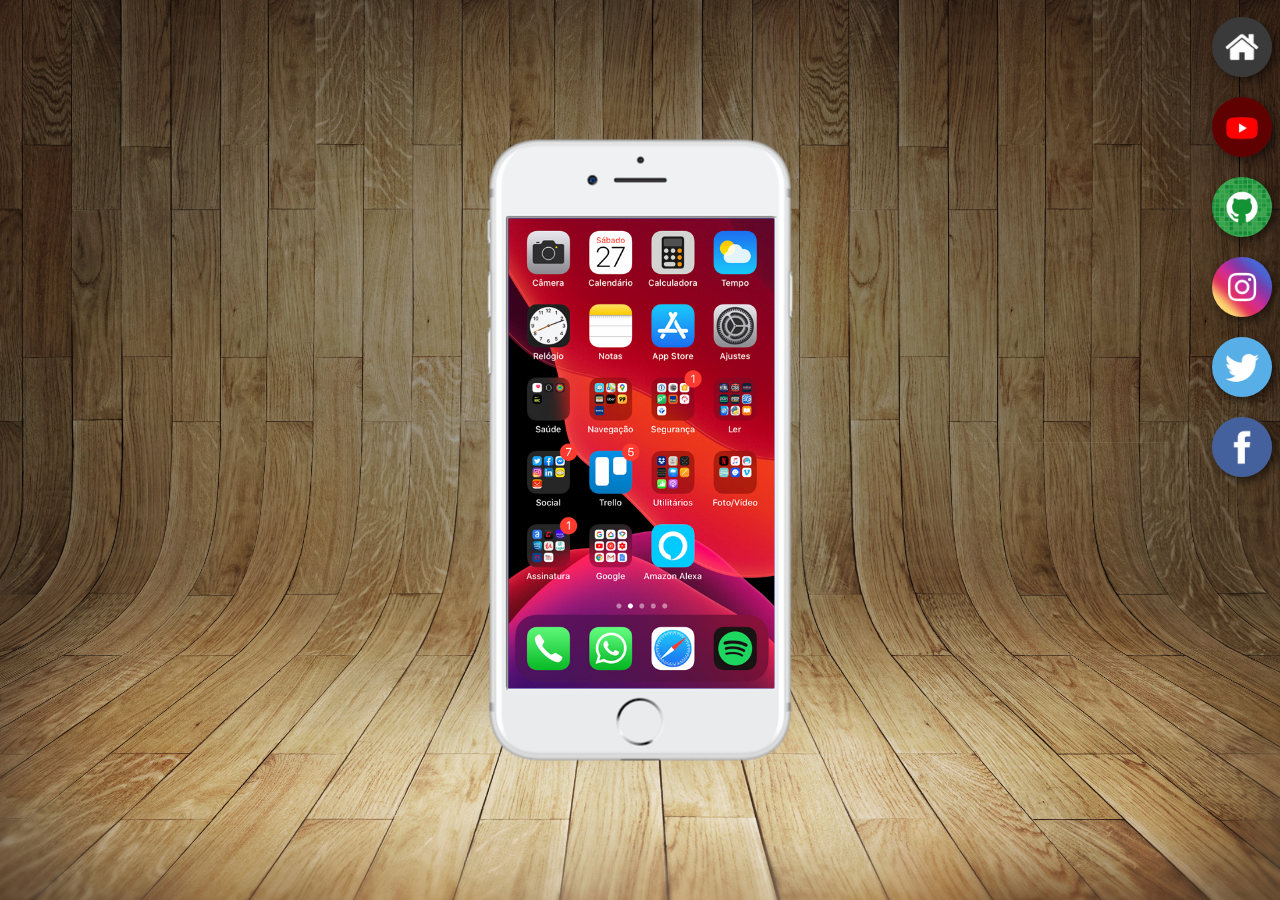
<file: index.html>
<!DOCTYPE html>
<html lang="pt-br">
<head>
    <meta charset="UTF-8">
    <meta http-equiv="X-UA-Compatible" content="IE=edge">
    <meta name="viewport" content="width=device-width, initial-scale=1.0">
    <title>Redes Sociais</title>
    <link rel="shortcut icon" href="favicon.ico" type="image/x-icon">
    <link rel="stylesheet" href="estilos/style.css">
</head>
<body>
    <main>
        <section id="section-phone">
                     <iframe scrolling="yes" name="frame" src="home.html" frameborder="1">
                        <p>Seu navegador não é compatível com isso :(</p>
                     </iframe>            
        </section>
        <section id="redes-sociais">
                    <a href="home.html" target="frame">
                        <img src="imagens/logo-home.jpg" alt="">
                    </a>
                    <br>
                    <a href="pags/ytb.html" target="frame">
                        <img src="imagens/logo-youtube.jpg" alt="">
                    </a>
                    <br>
                    <a href="pags/git.html" target="frame">
                        <img src="imagens/logo-github.jpg" alt="">
                    </a>
                    <br>
                    <a href="pags/insta.html" target="frame">
                        <img src="imagens/logo-instagram.jpg" alt="">
                    </a>
                    <br>
                    <a href="pags/twt.html" target="frame">
                        <img src="imagens/logo-twitter.jpg" alt="">
                    </a>
                    <br>
                    <a href="pags/face.html" target="frame">
                        <img src="imagens/logo-facebook.jpg" alt="">
                    </a>
        </section>
    </main>
</body>
</html>
</file>
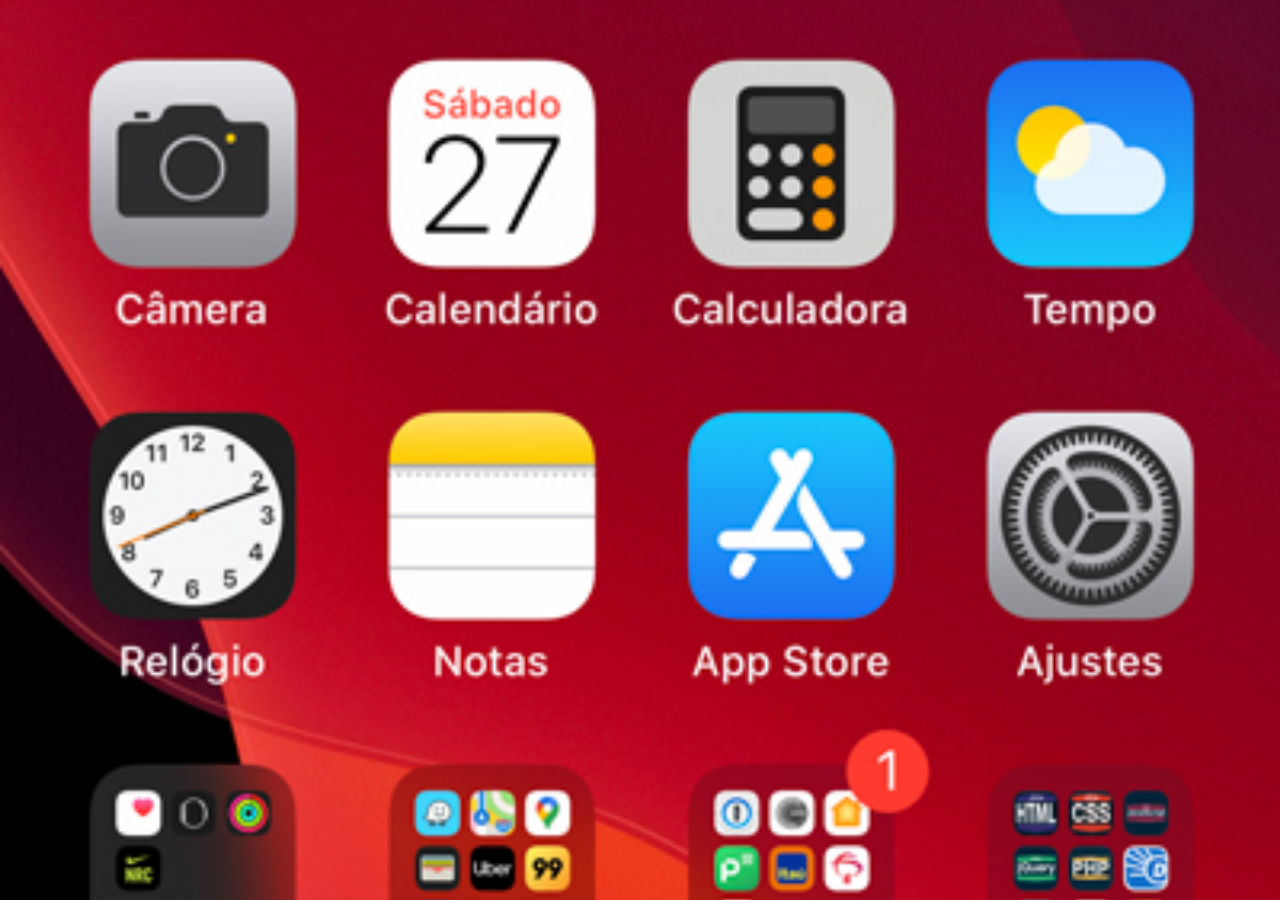
<file: home.html>
<!DOCTYPE html>
<html lang="en">
<head>
    <meta charset="UTF-8">
    <meta http-equiv="X-UA-Compatible" content="IE=edge">
    <meta name="viewport" content="width=im, initial-scale=1.0">
    <title>Home</title>
    <style>
        * {
            margin: 0px;
            padding: 0px;
        }

        body {
            height: 100vh;
            width: 100vw;

            background: blue url(imagens/tela-home.jpg)top center no-repeat scroll;
            background-size: cover;
        }
    </style>
</head>
<body>
    
</body>
</html>
</file>
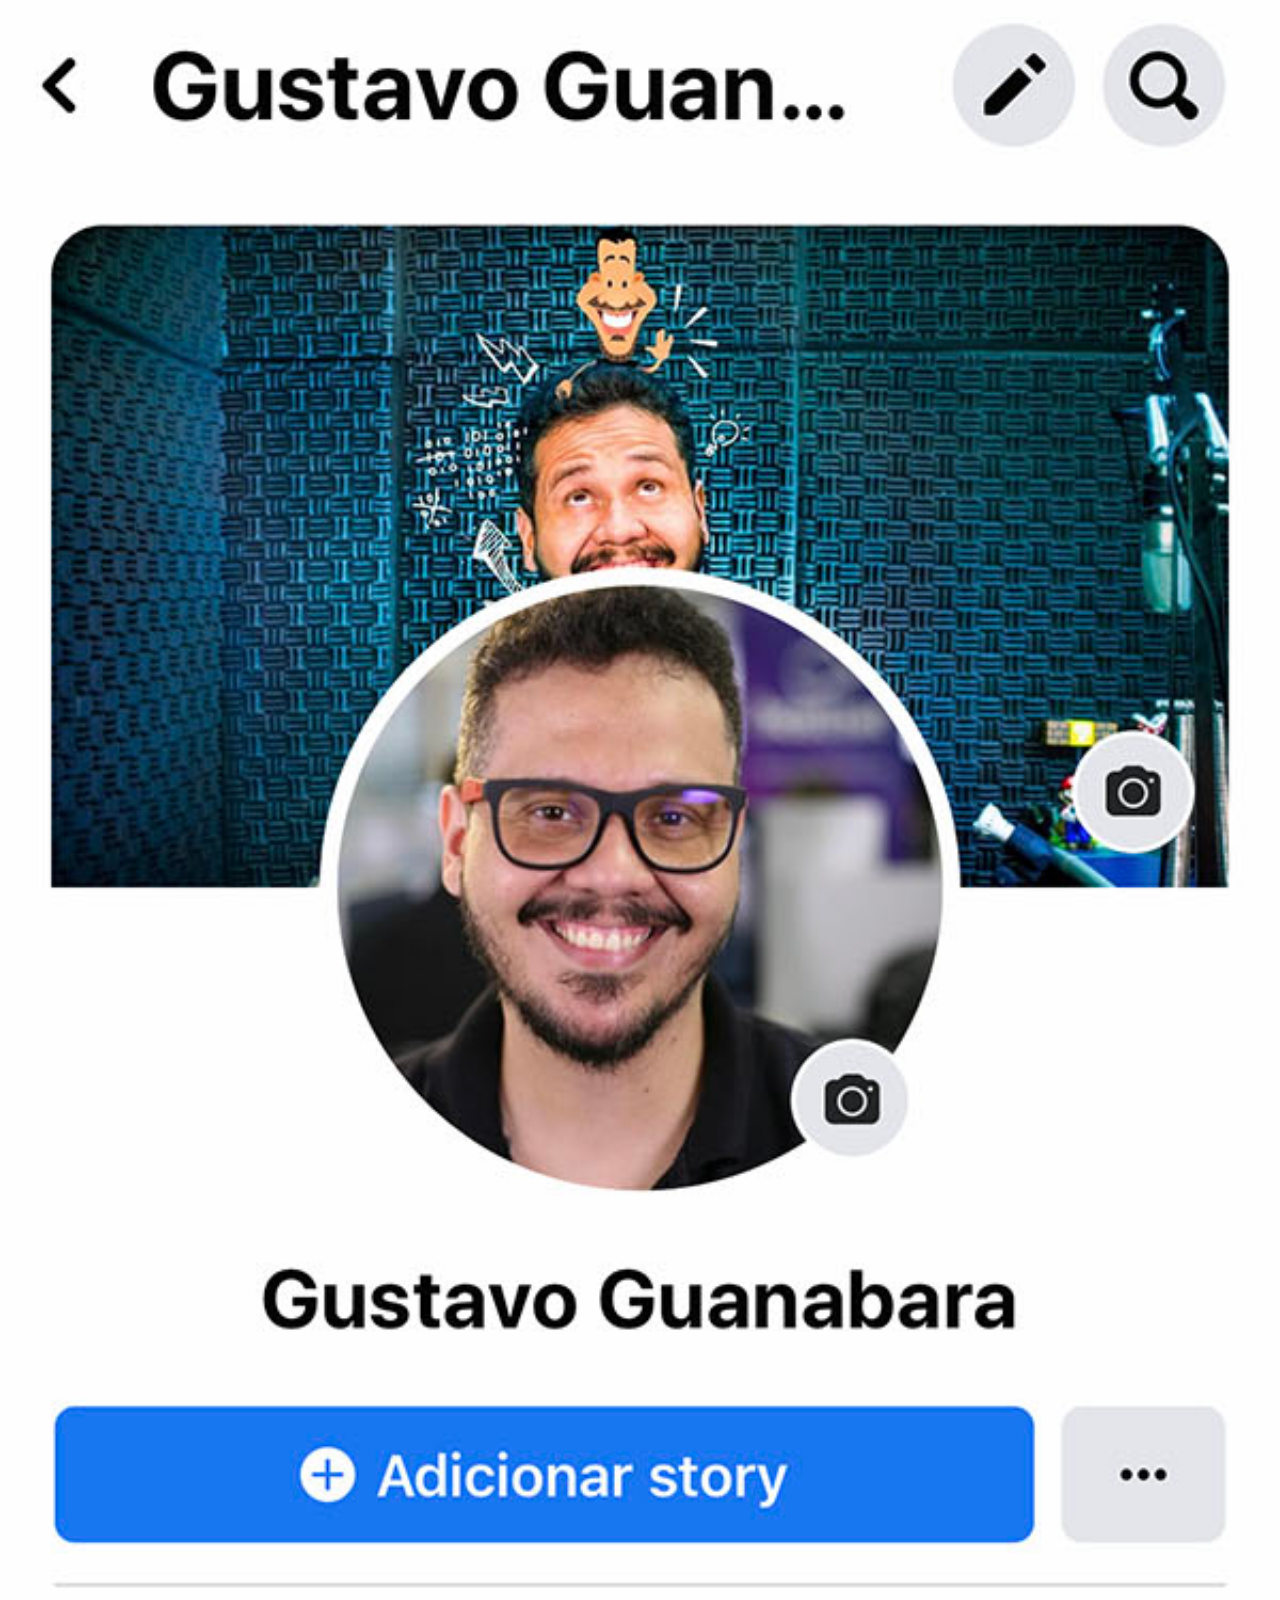
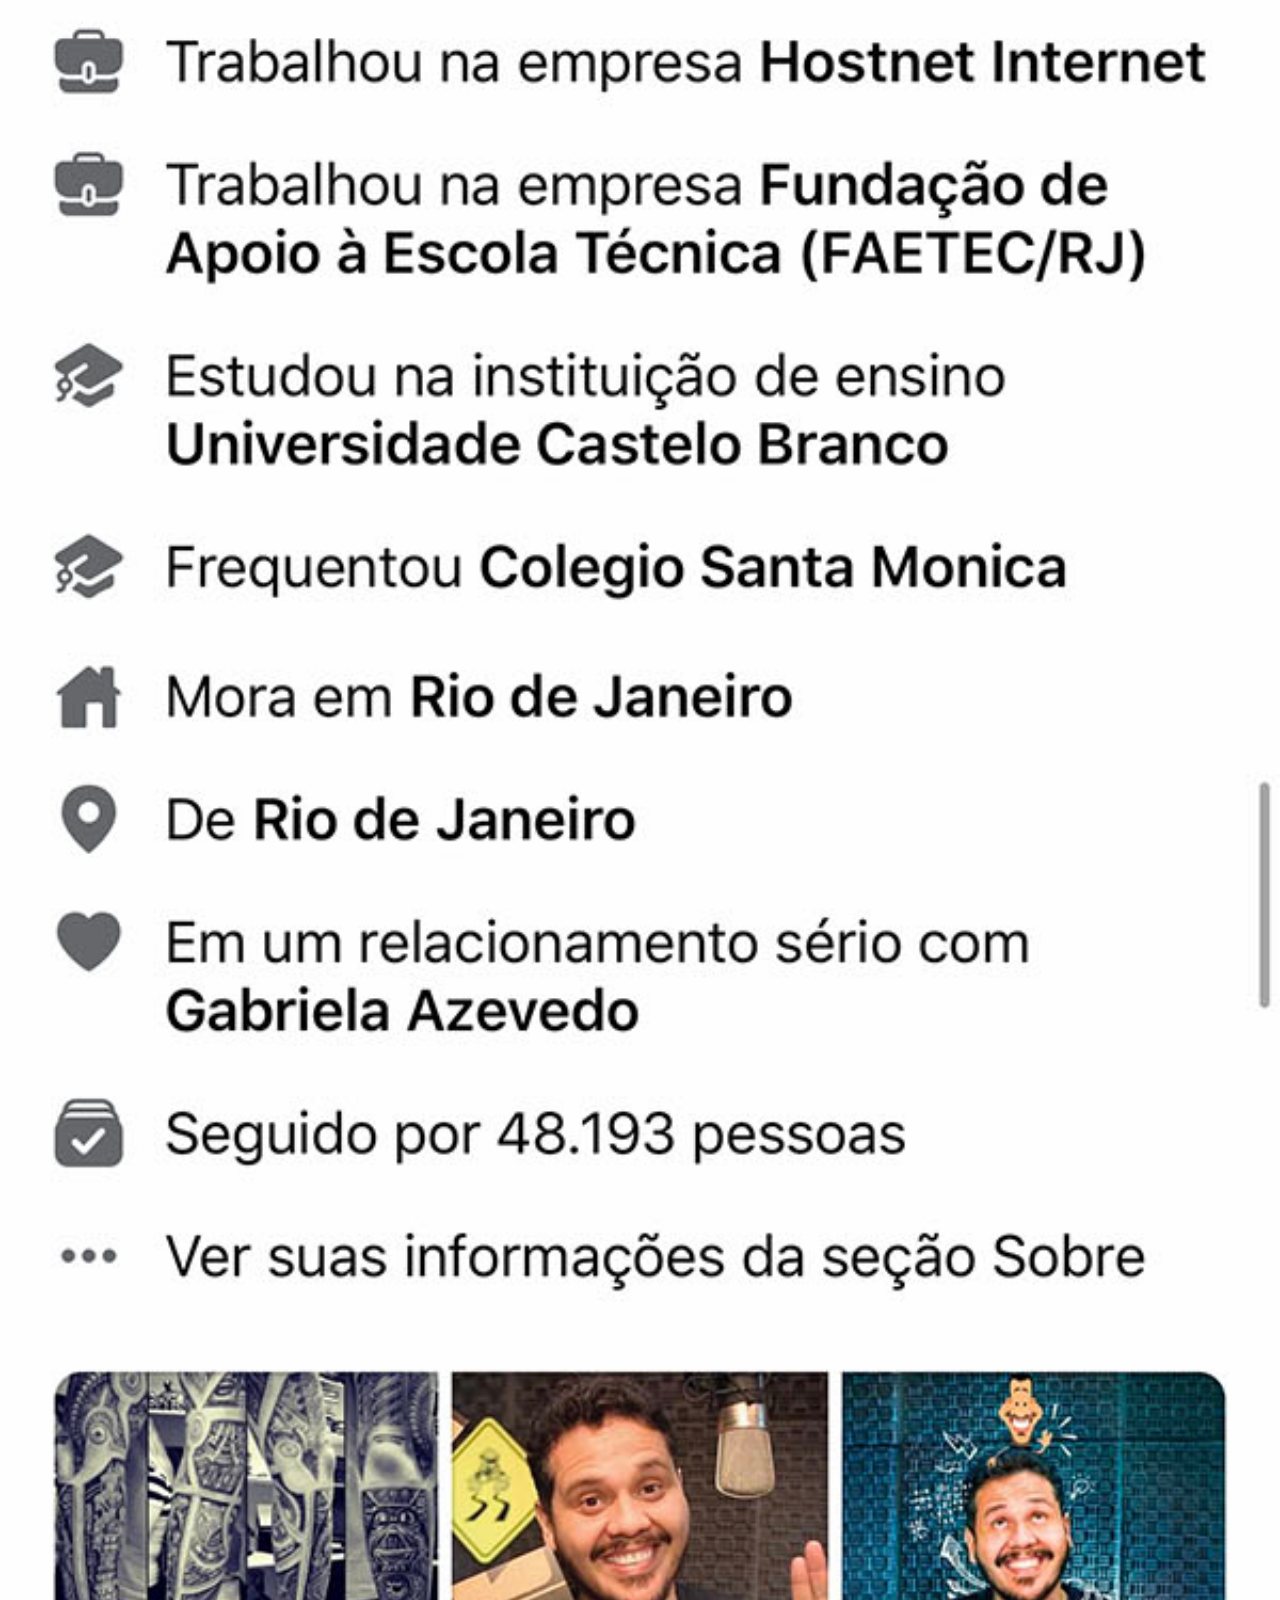
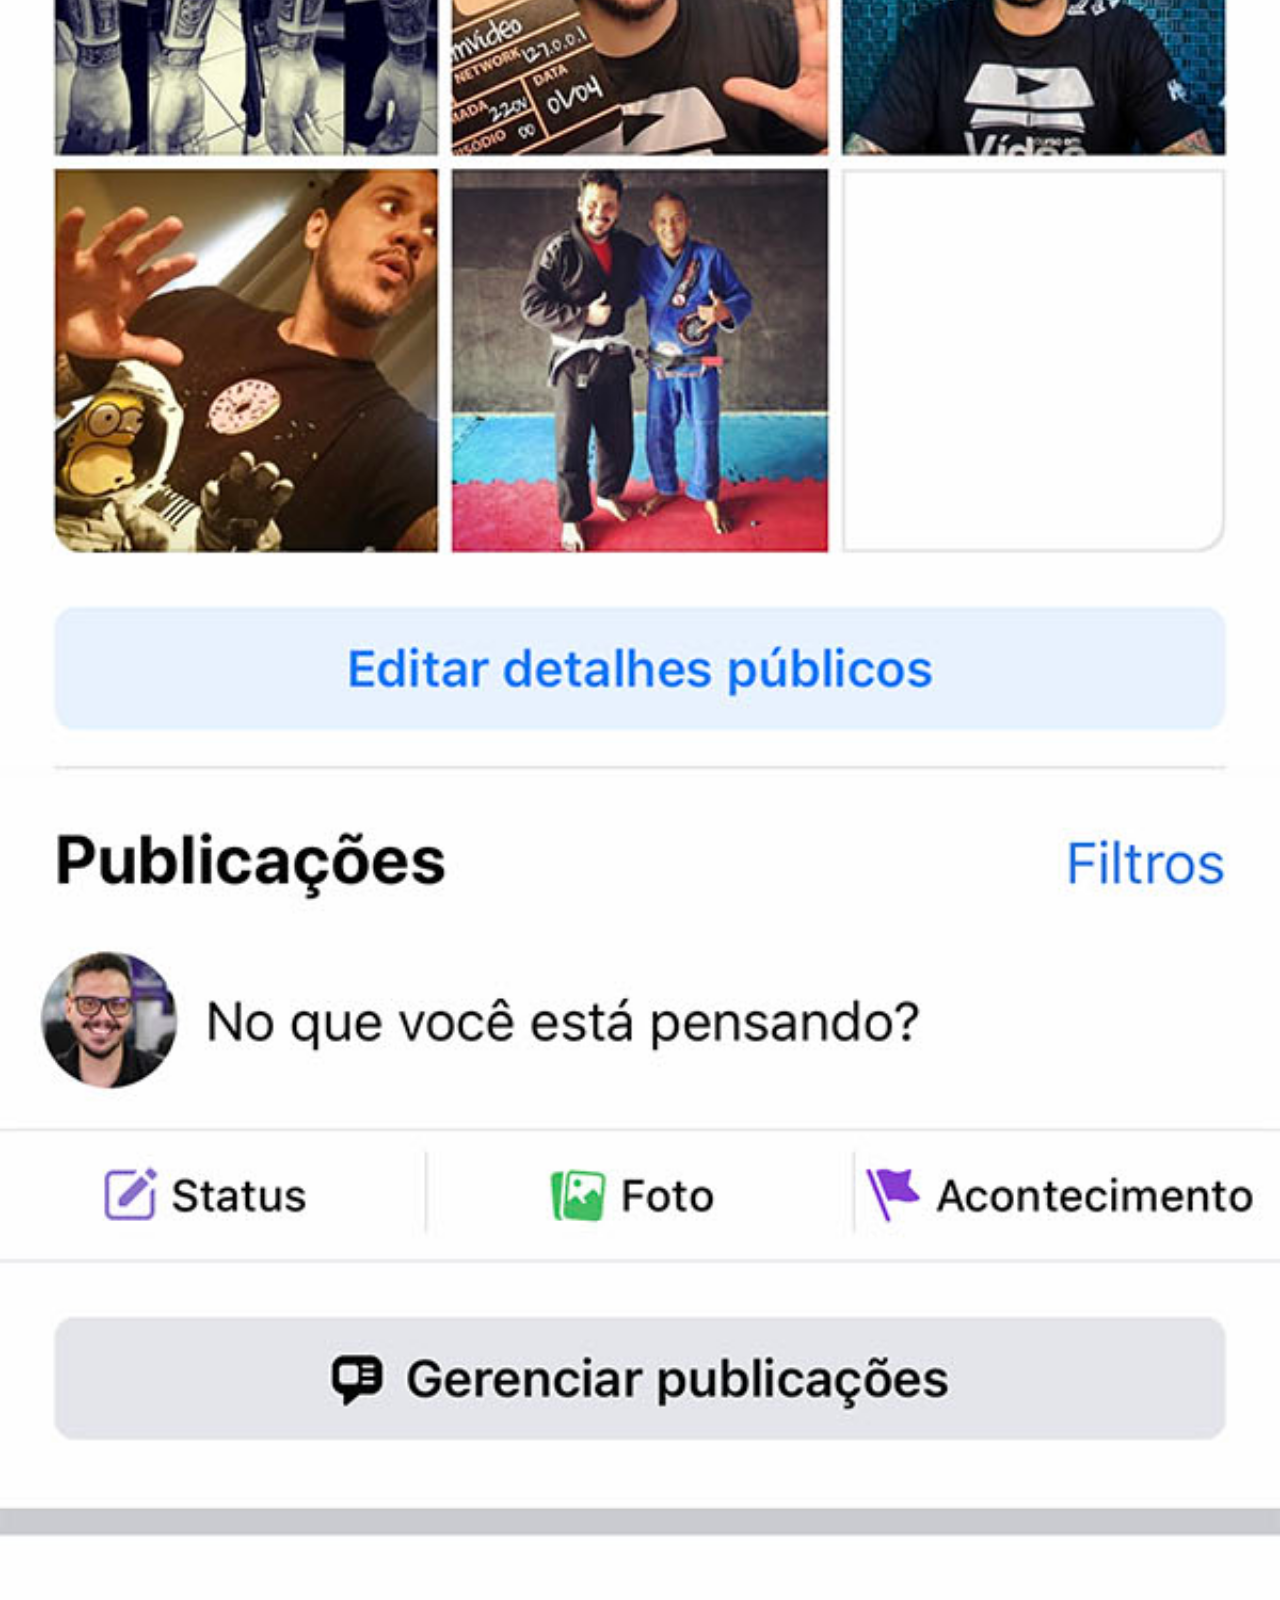
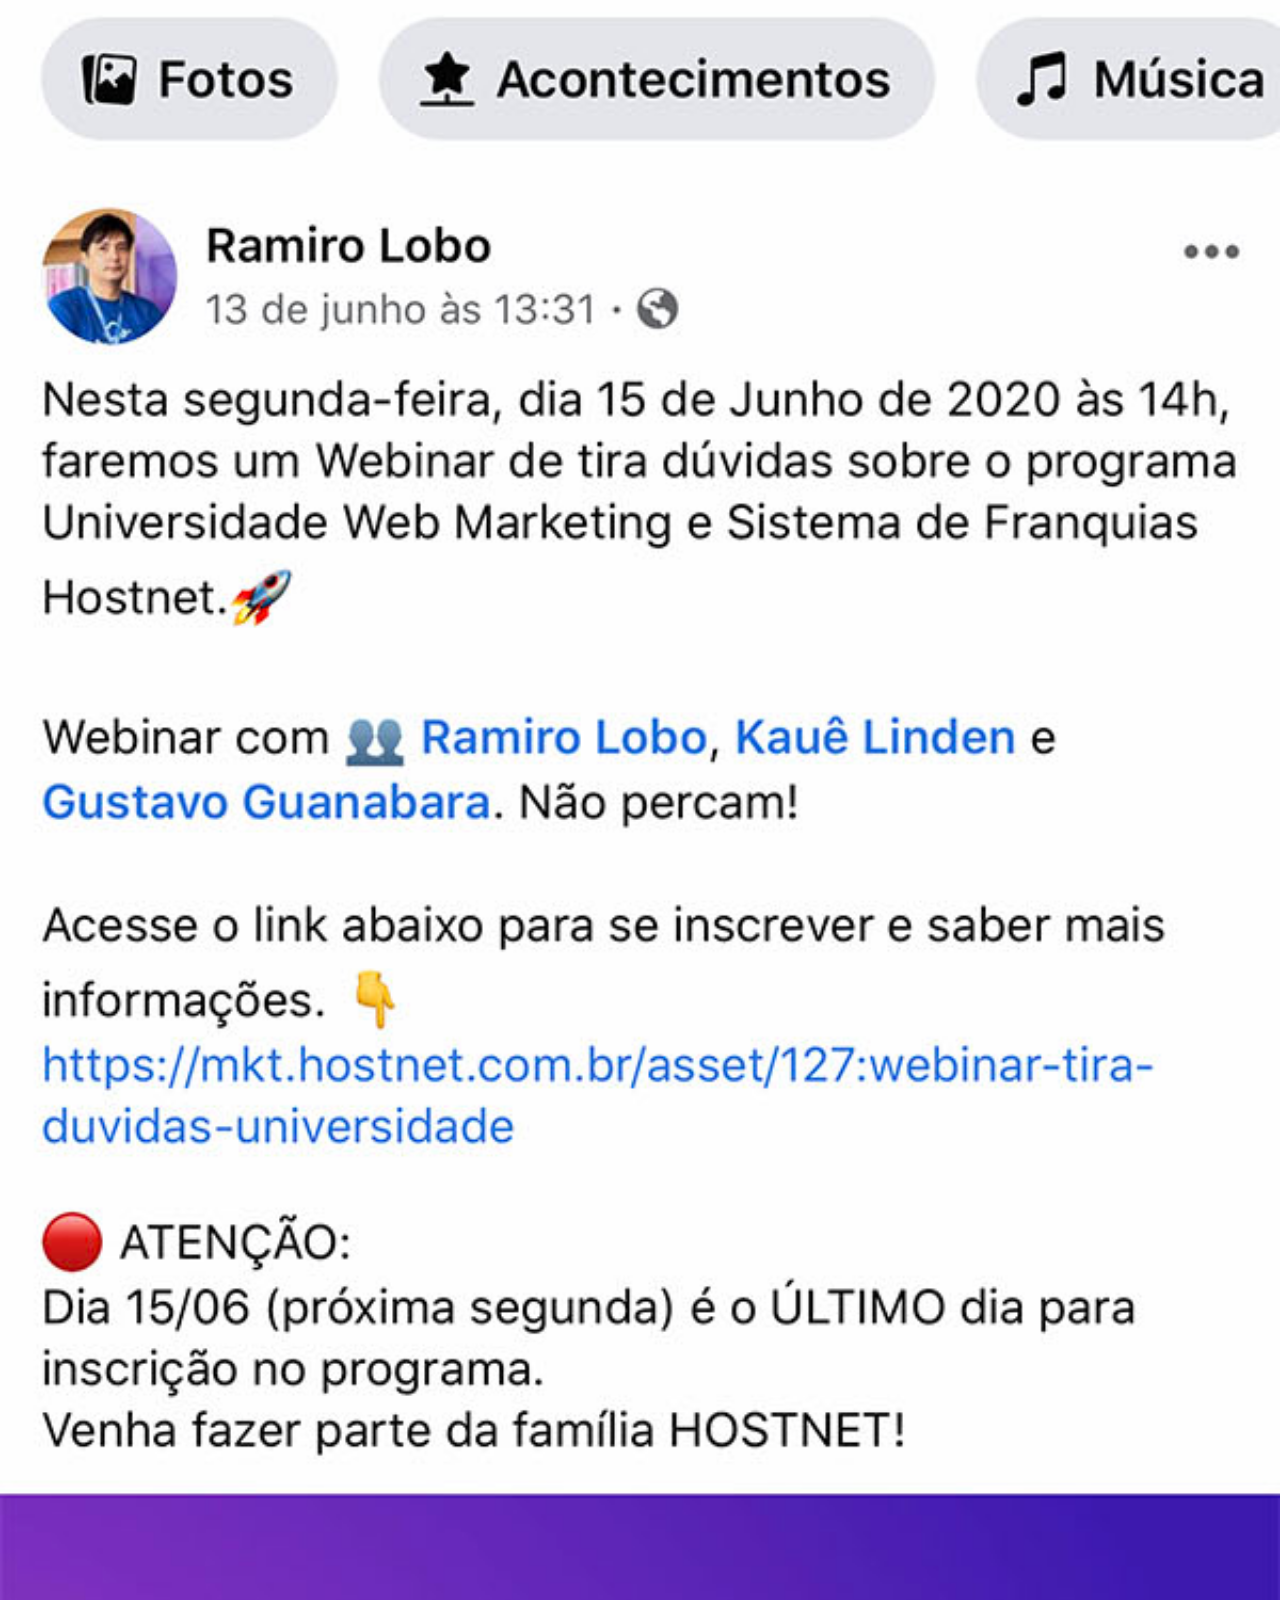
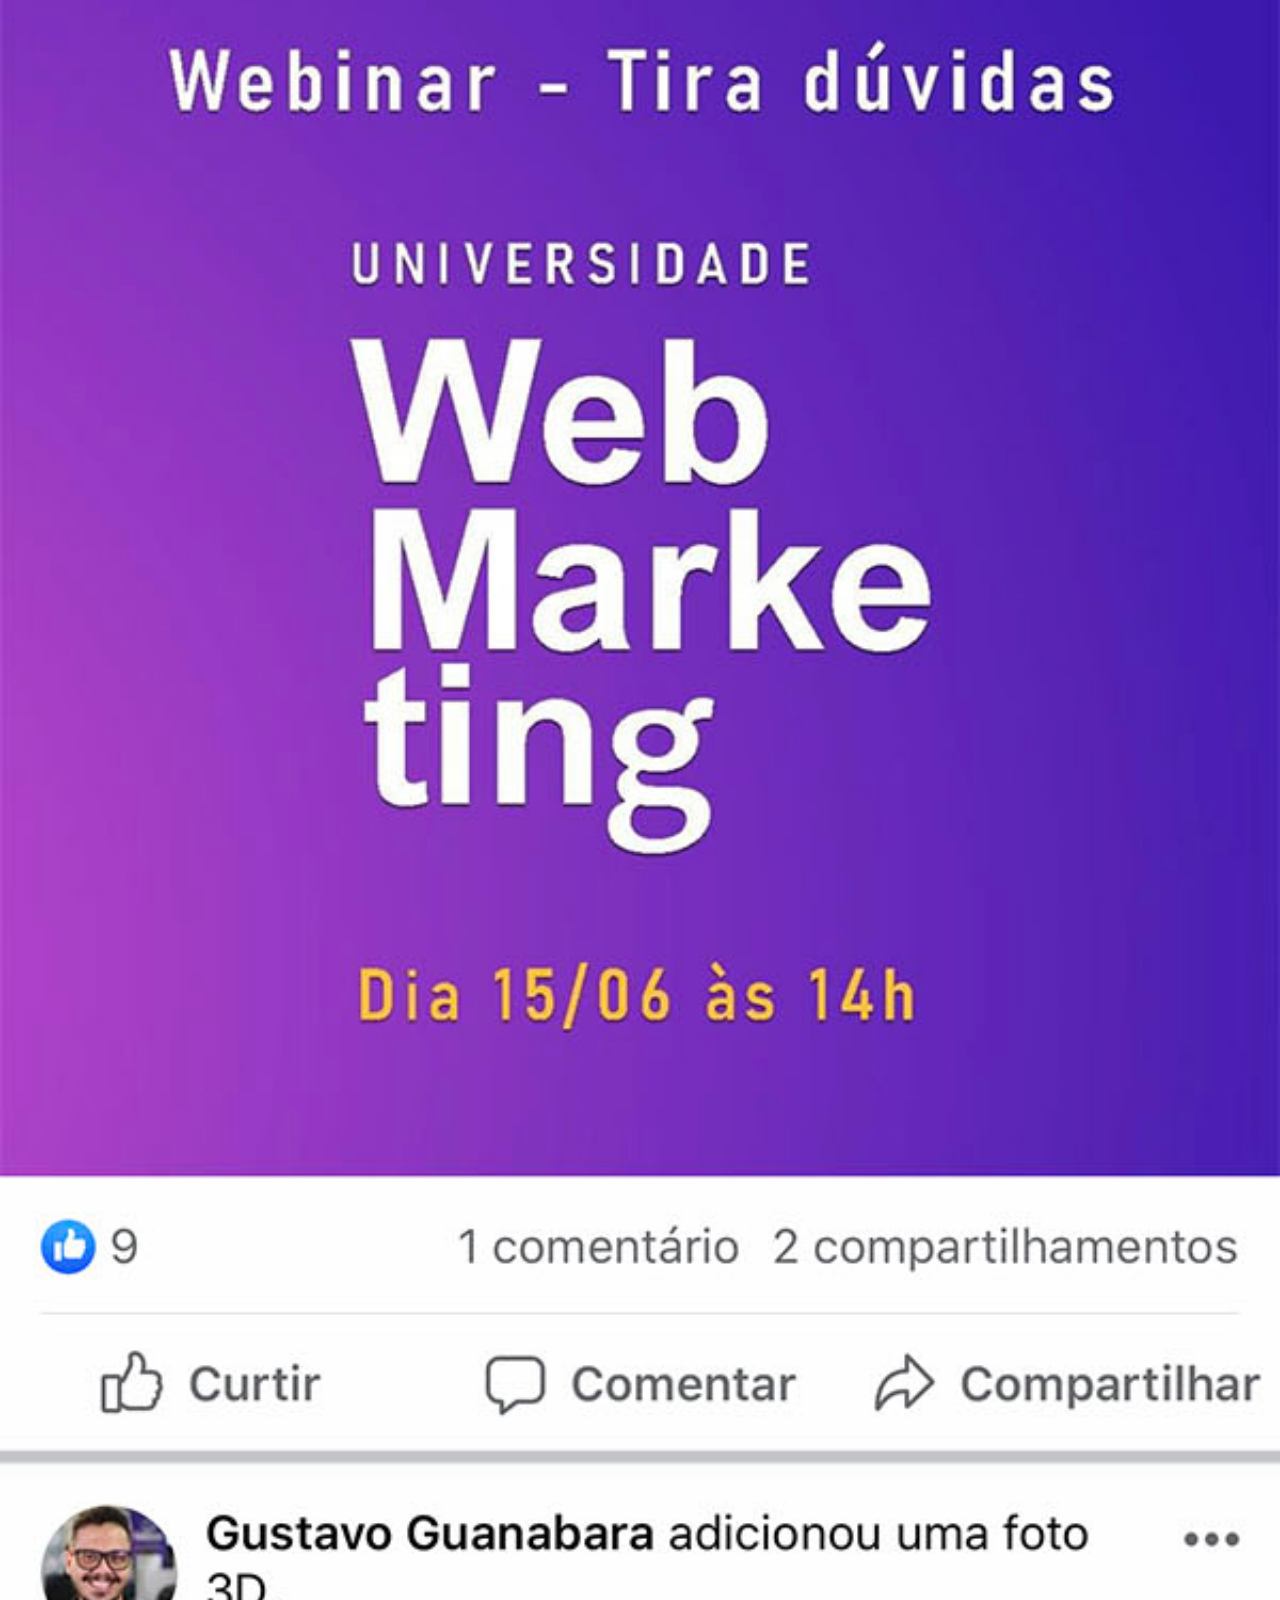
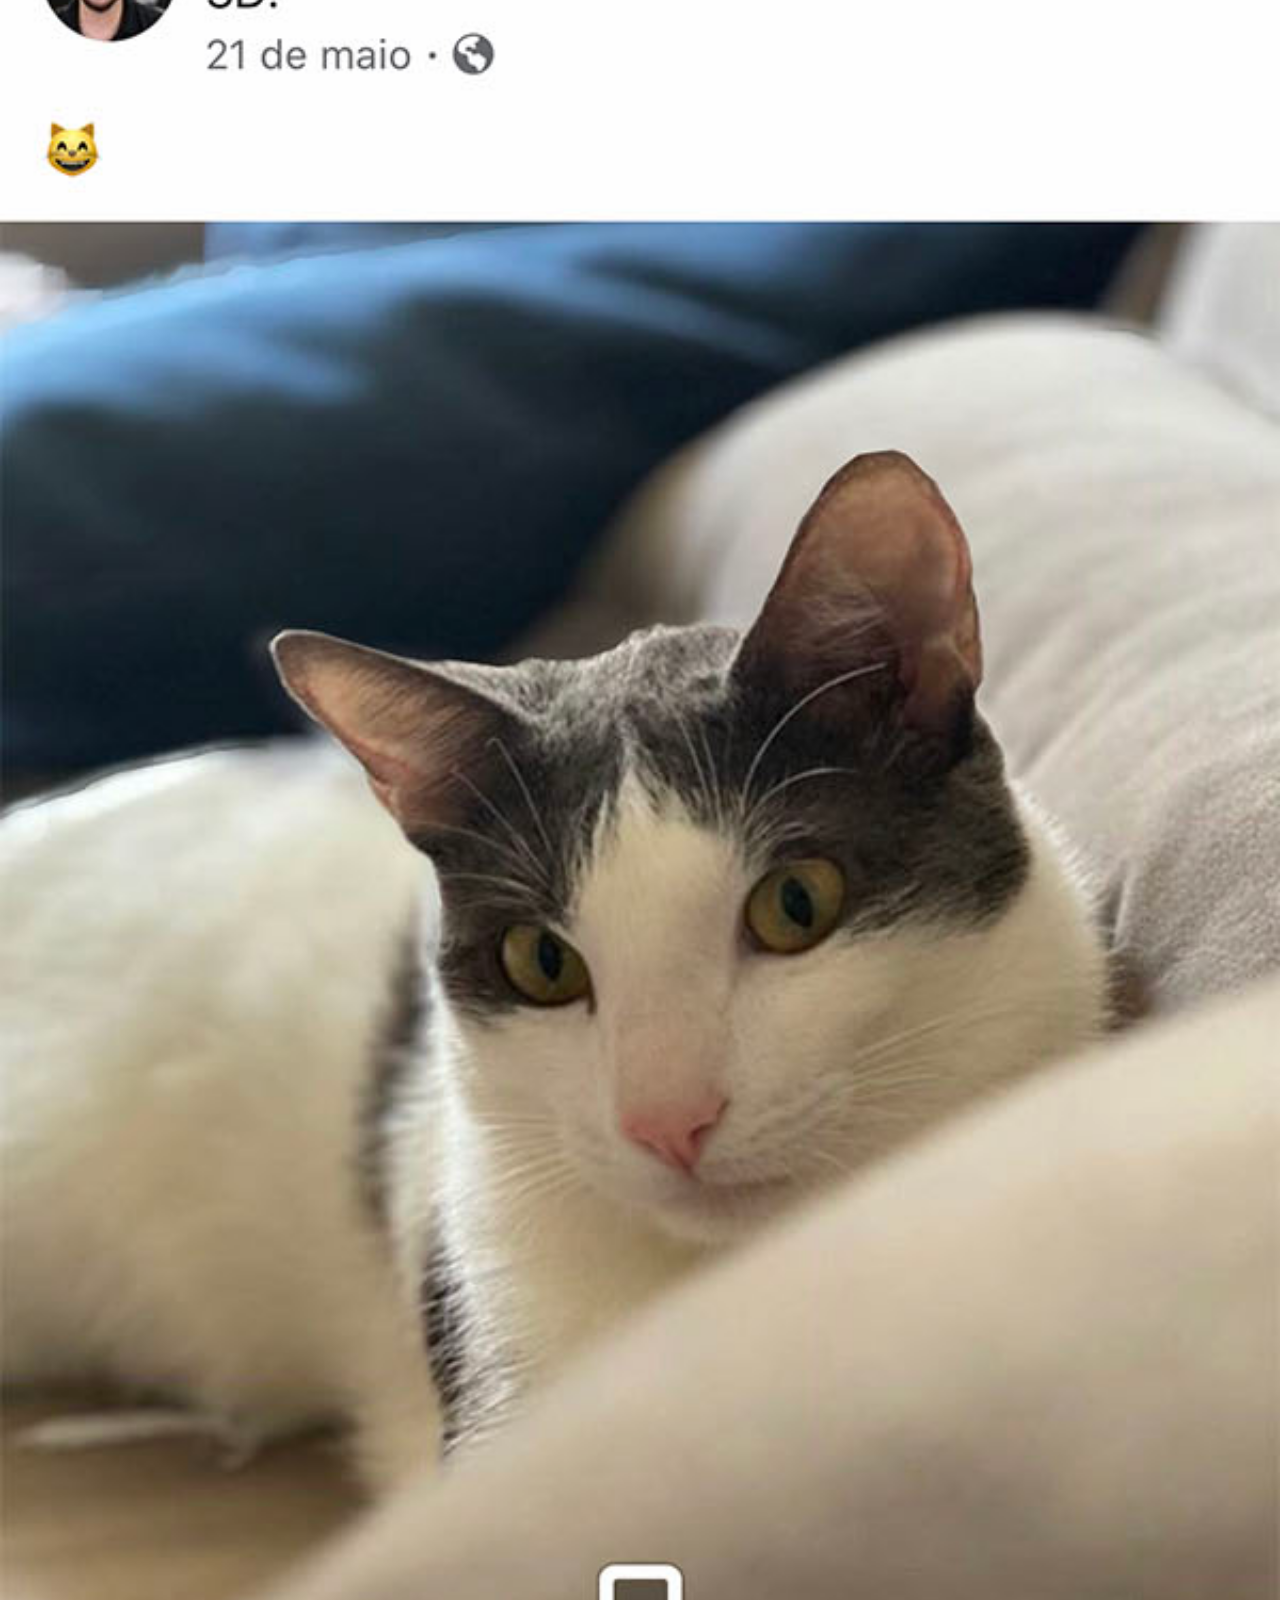
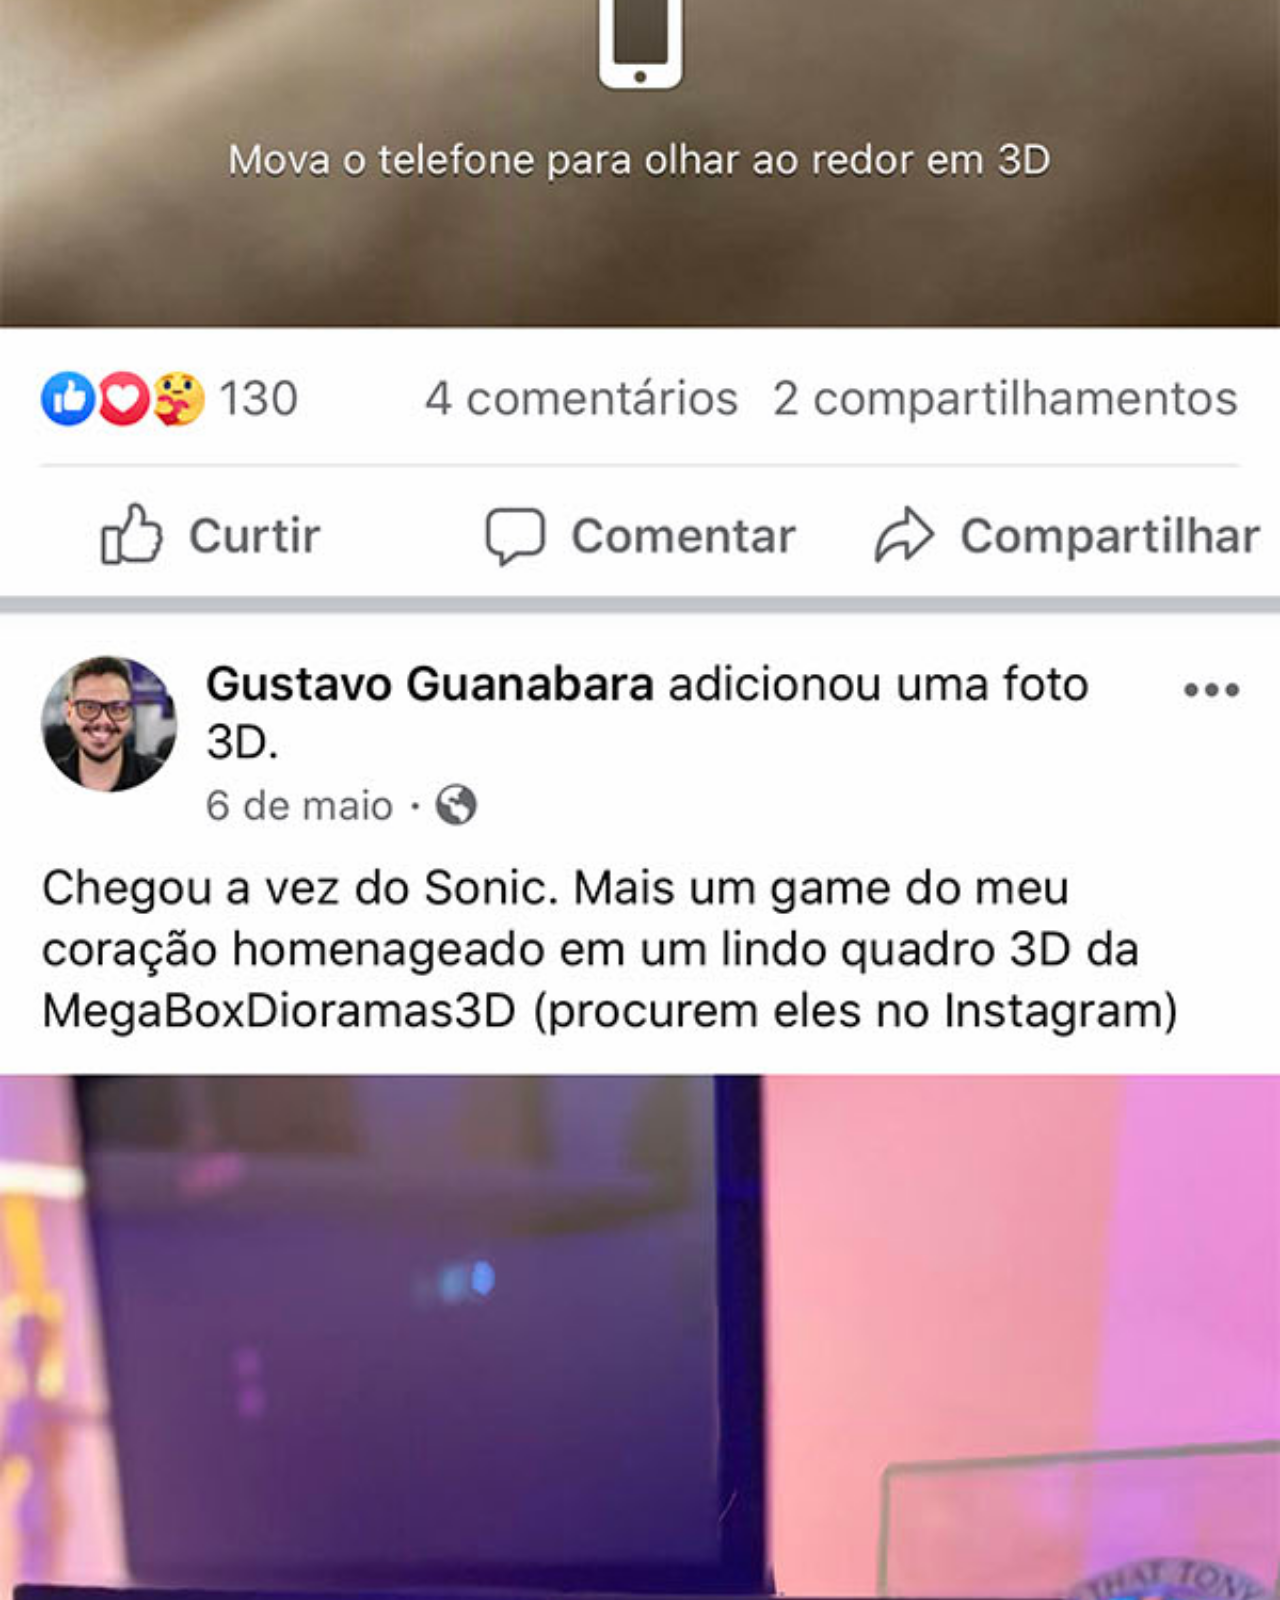
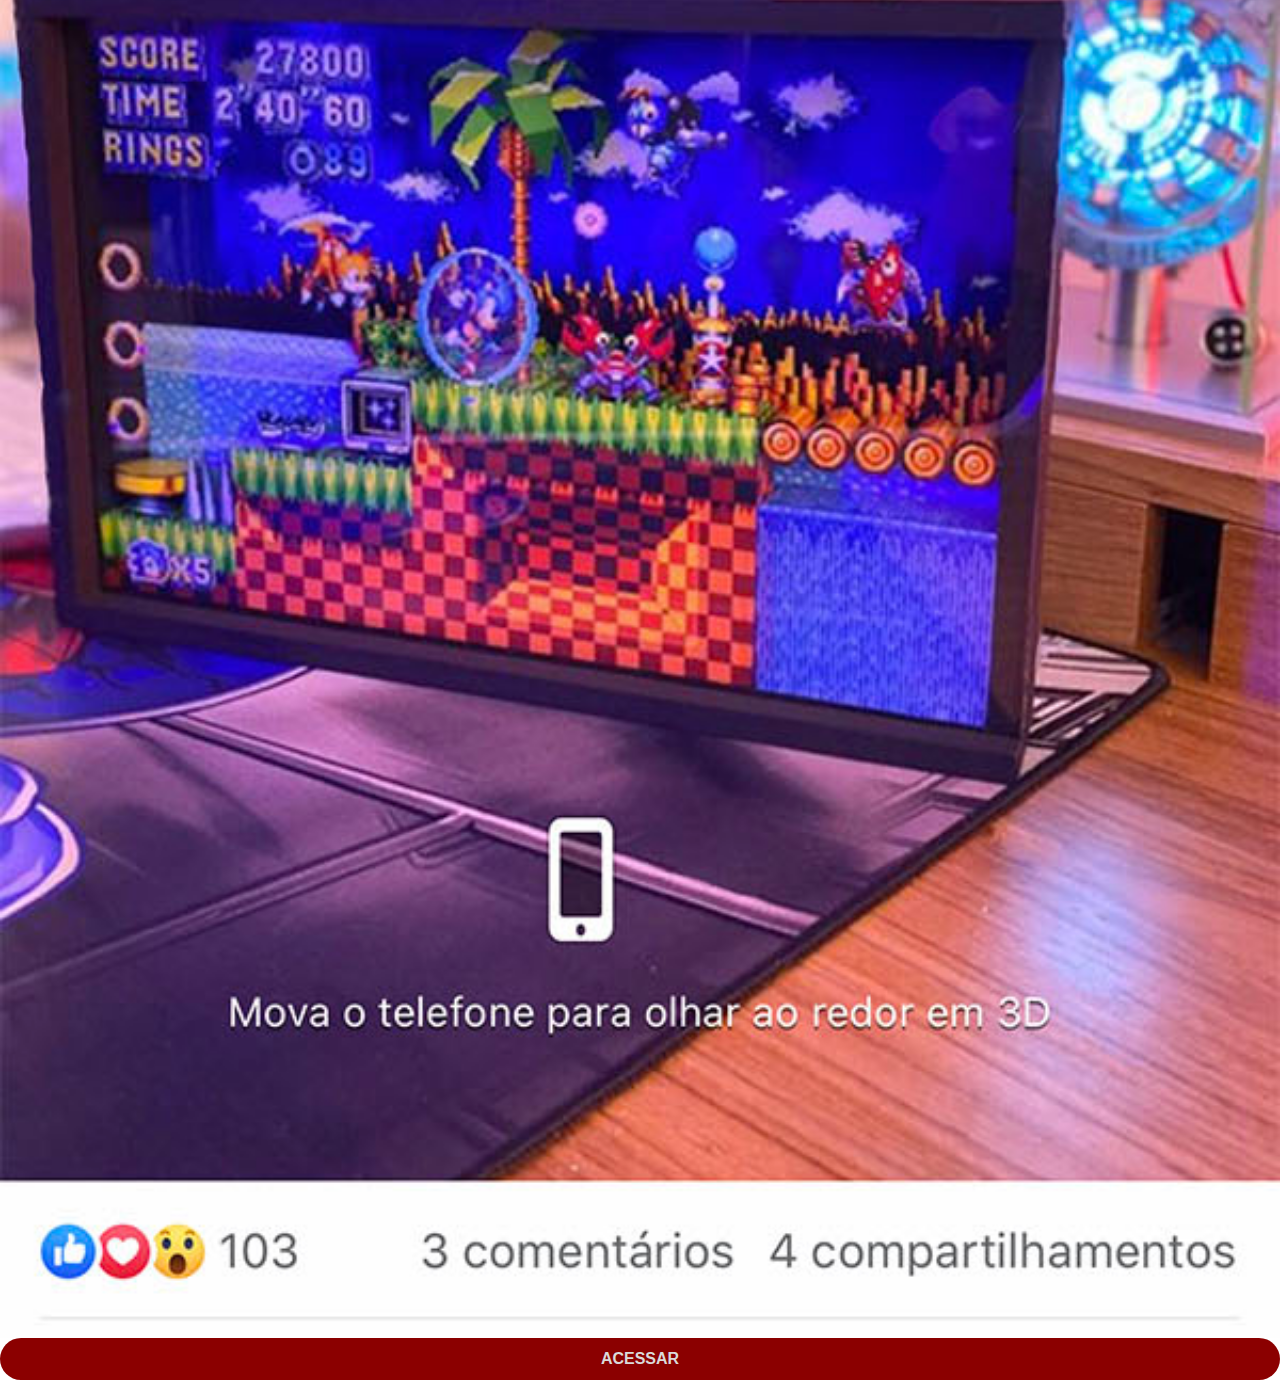
<file: pags/face.html>
<!DOCTYPE html>
<html lang="pt-br">
<head>
    <meta charset="UTF-8">
    <meta http-equiv="X-UA-Compatible" content="IE=edge">
    <meta name="viewport" content="width=device-width, initial-scale=1.0">
    <title>Facebook</title>
    <link rel="stylesheet" href="../estilos/social.css">
    <style>
        body {
            background-color: white;
        }
    </style>
</head>
<body>
    <img src="../imagens/tela-facebook.jpg" alt="Imagem - Facebook">
    <a href="https://www.facebook.com/profile.php?id=100037040961474" target="_blank">ACESSAR</a>
</body>
</html>
</file>
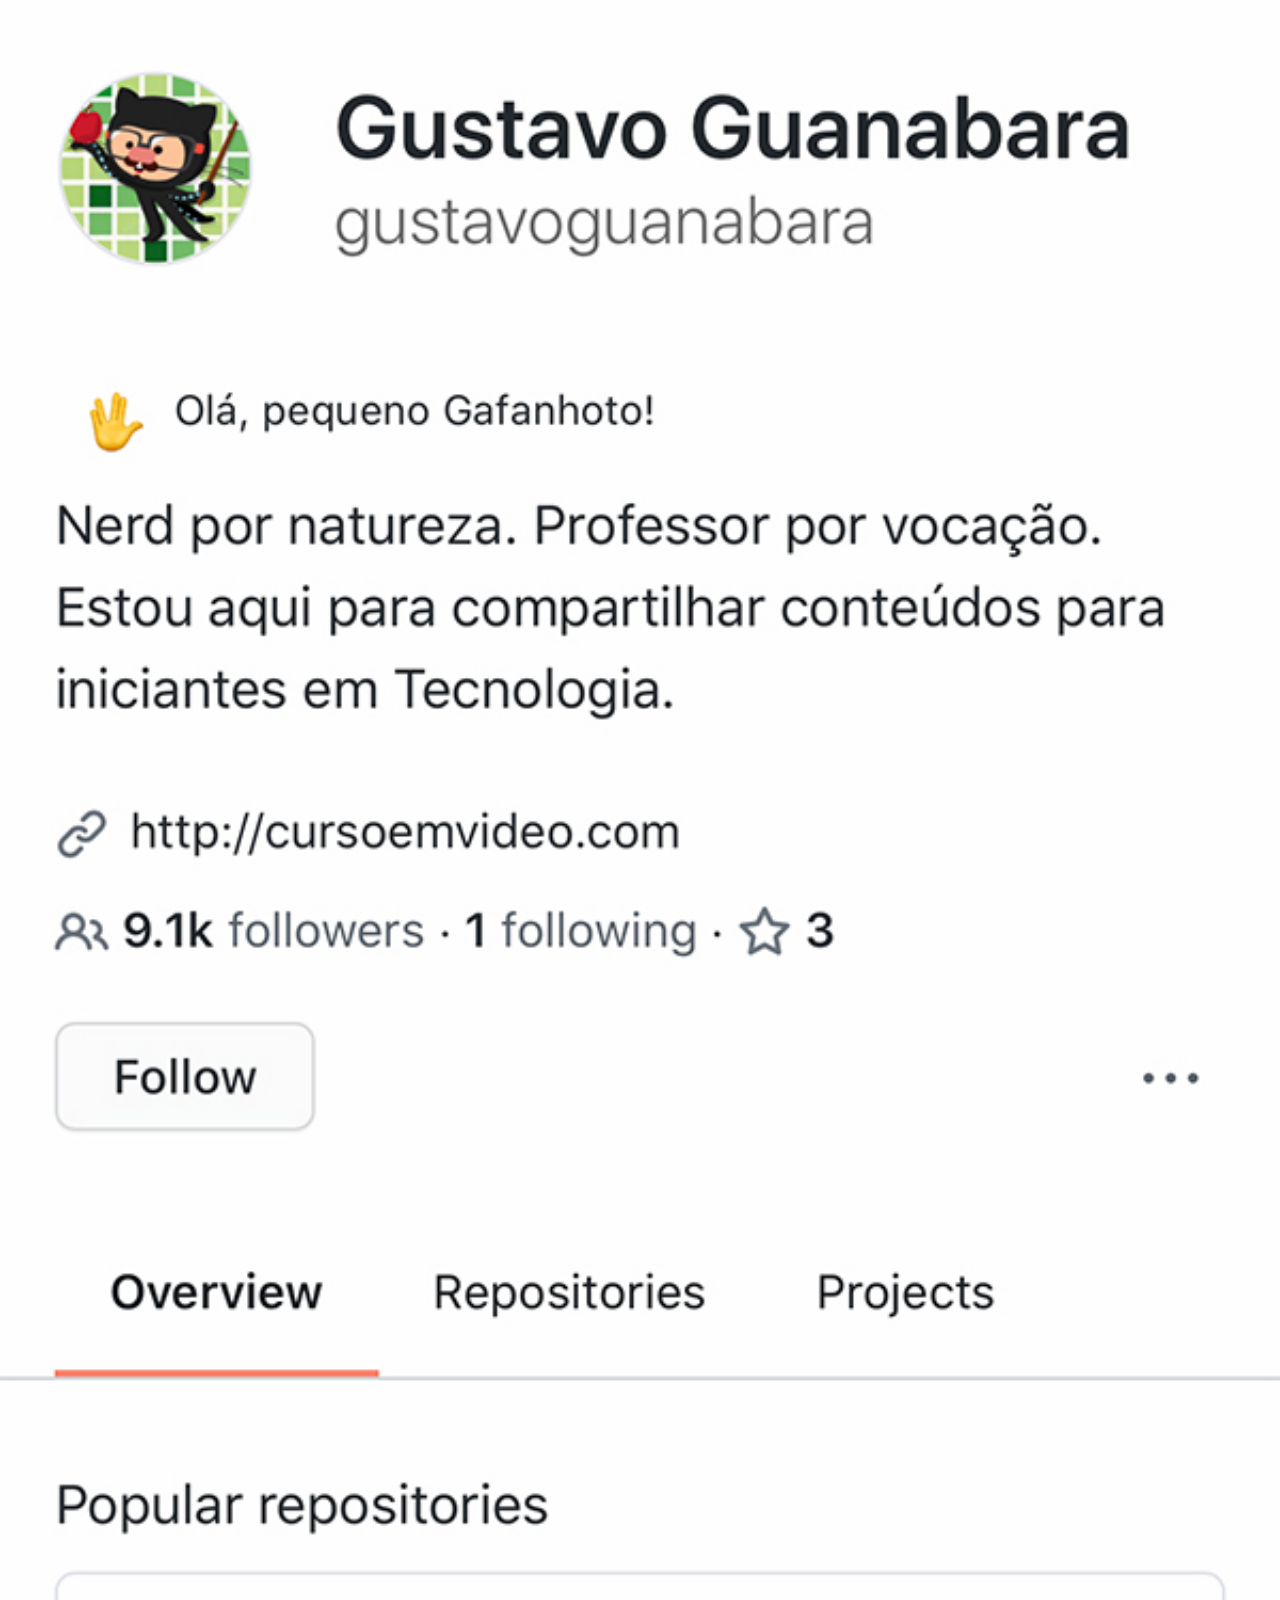
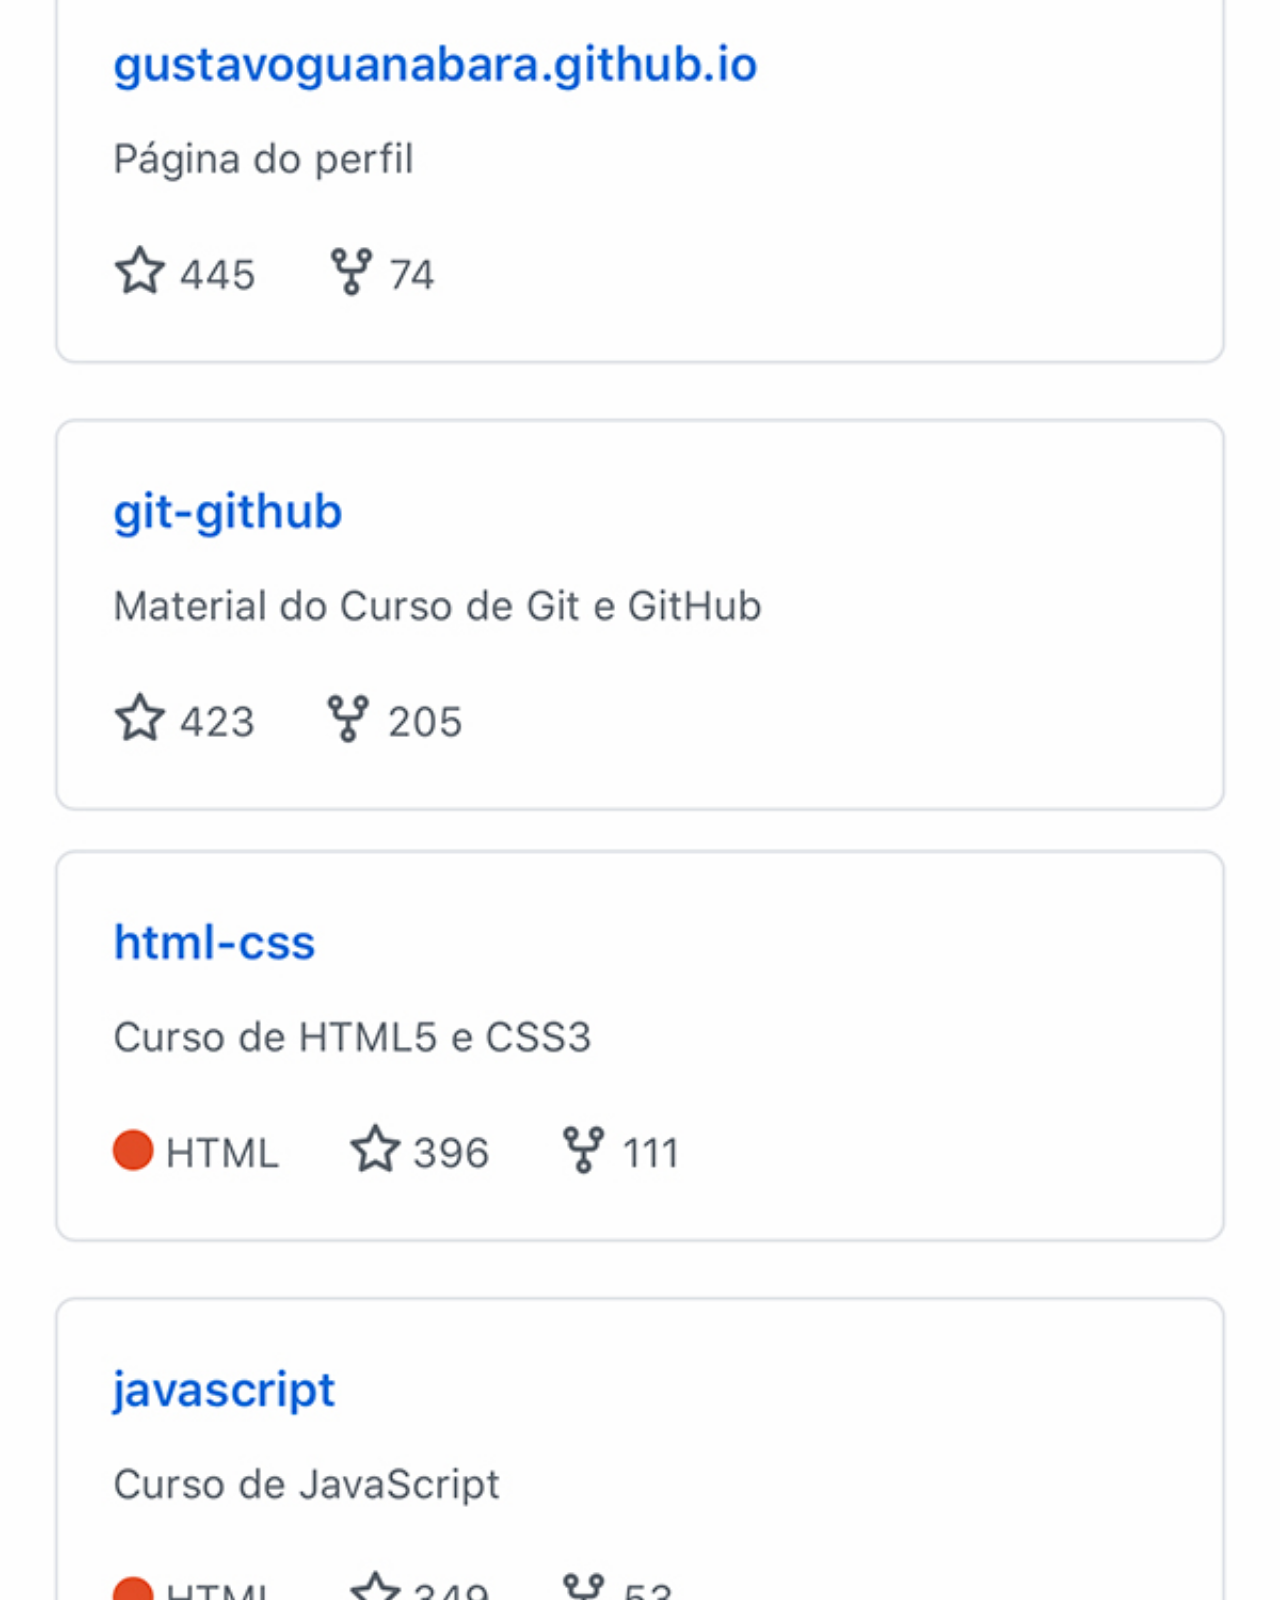
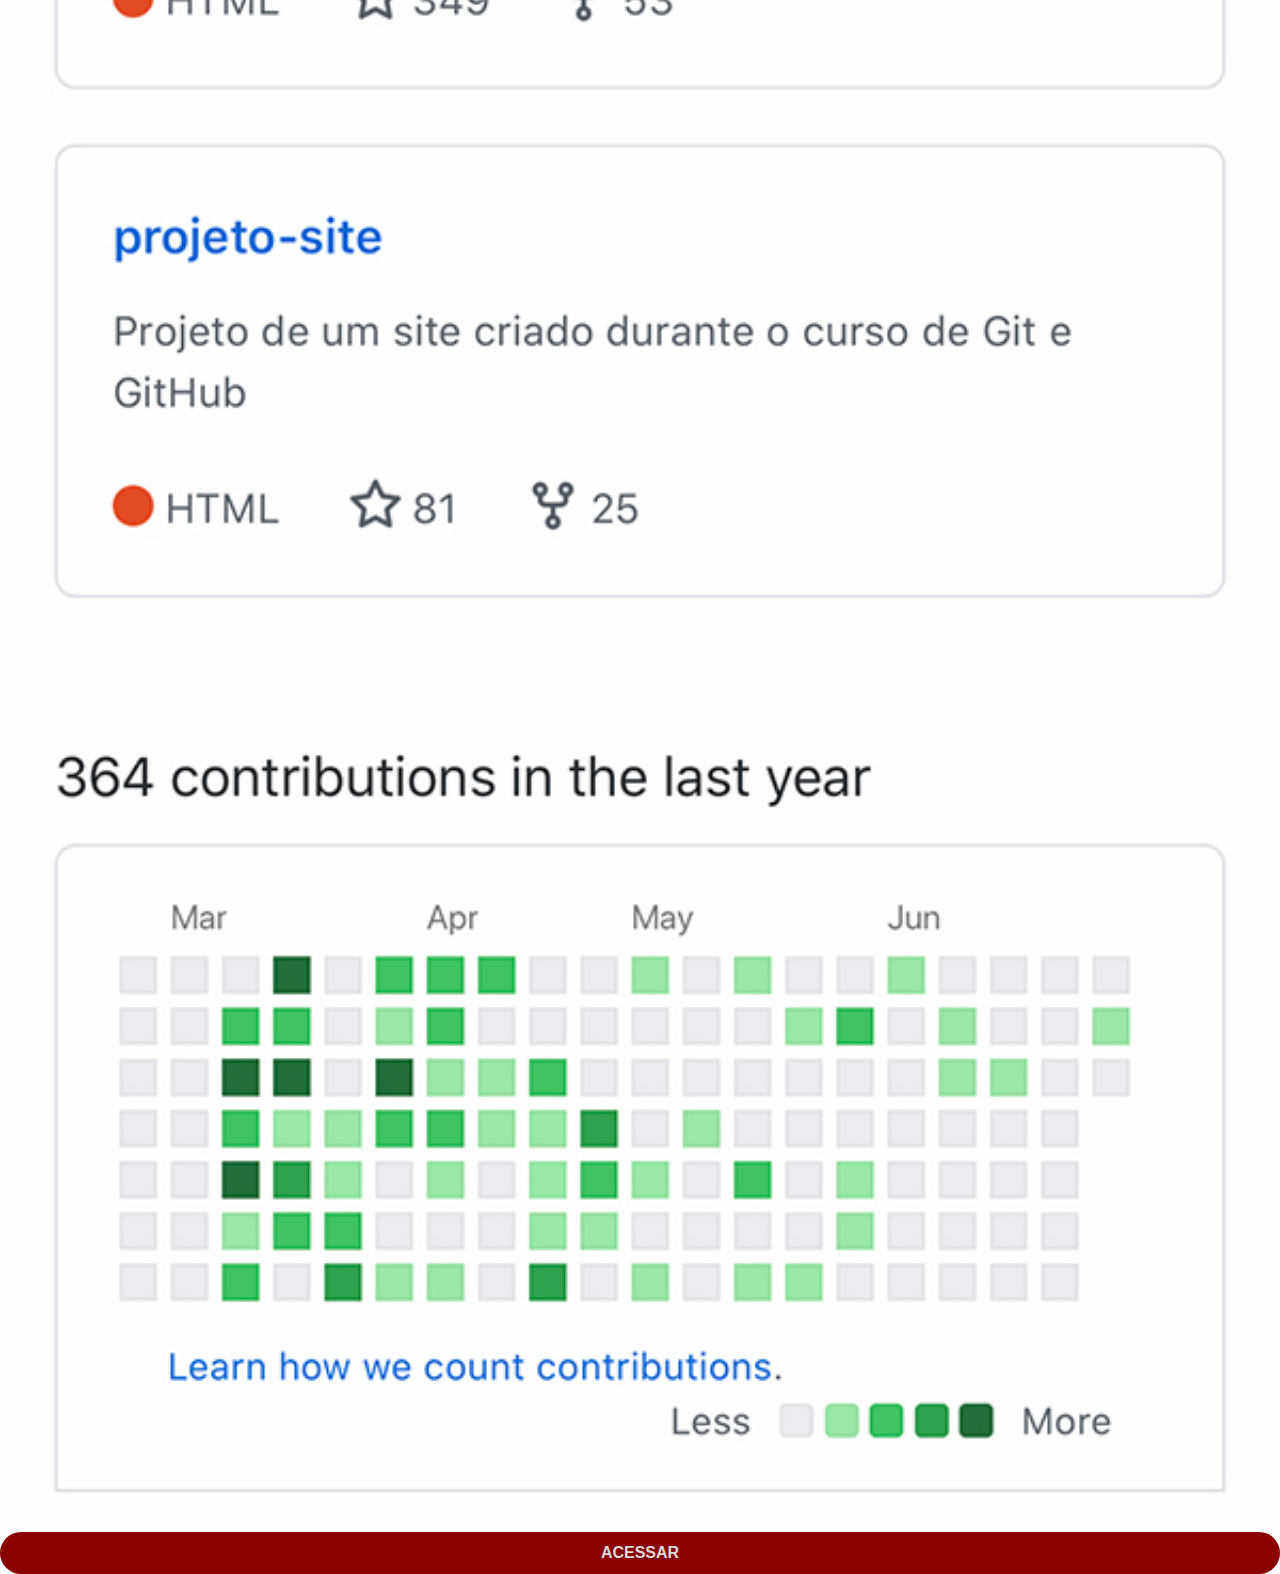
<file: pags/git.html>
<!DOCTYPE html>
<html lang="pt-br">
<head>
    <meta charset="UTF-8">
    <meta http-equiv="X-UA-Compatible" content="IE=edge">
    <meta name="viewport" content="width=device-width, initial-scale=1.0">
    <title>Git Hub</title>
    <link rel="stylesheet" href="../estilos/social.css">
    <style>
        body {
            background-color: white;
        }
    </style>
</head>
<body>
    <img src="../imagens/tela-github.jpg" alt="Imagem - Github">
    <a href="https://github.com/jacksonreis" target="_blank">ACESSAR</a>
</body>
</html>
</file>
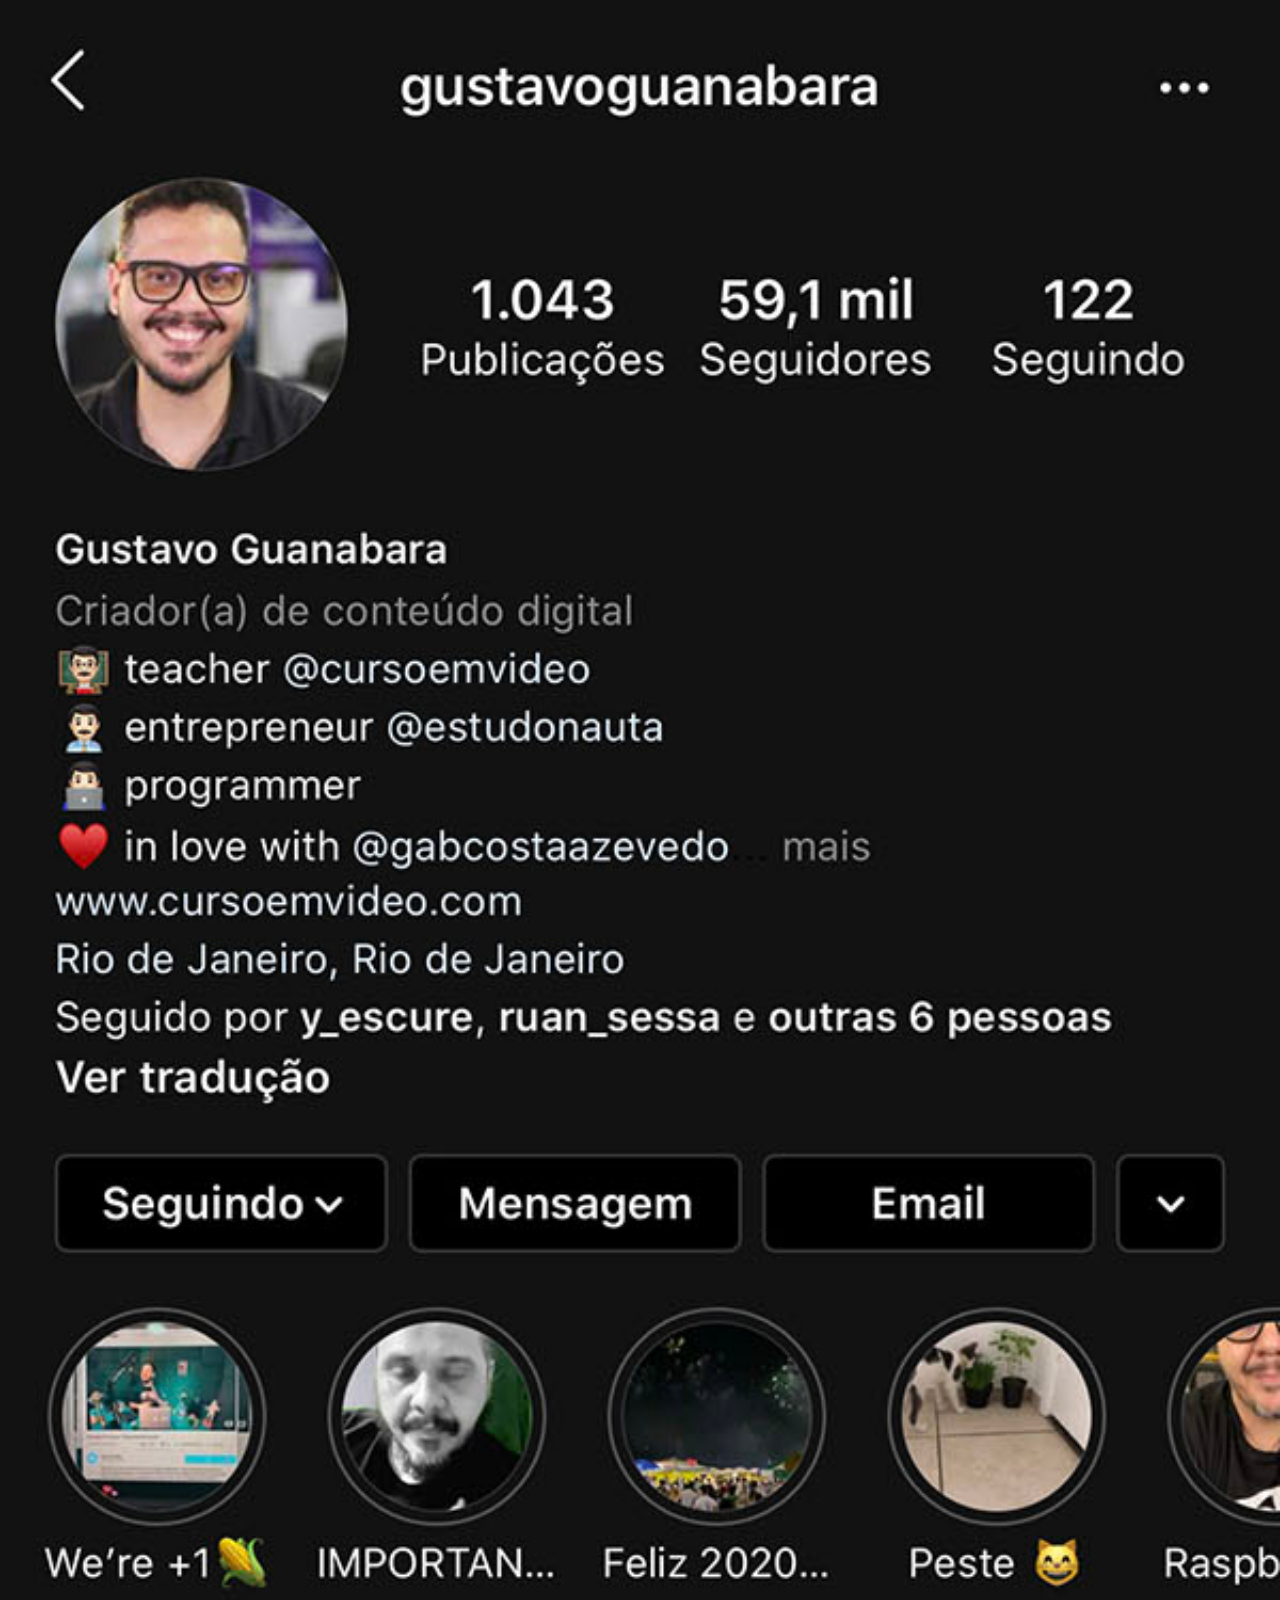
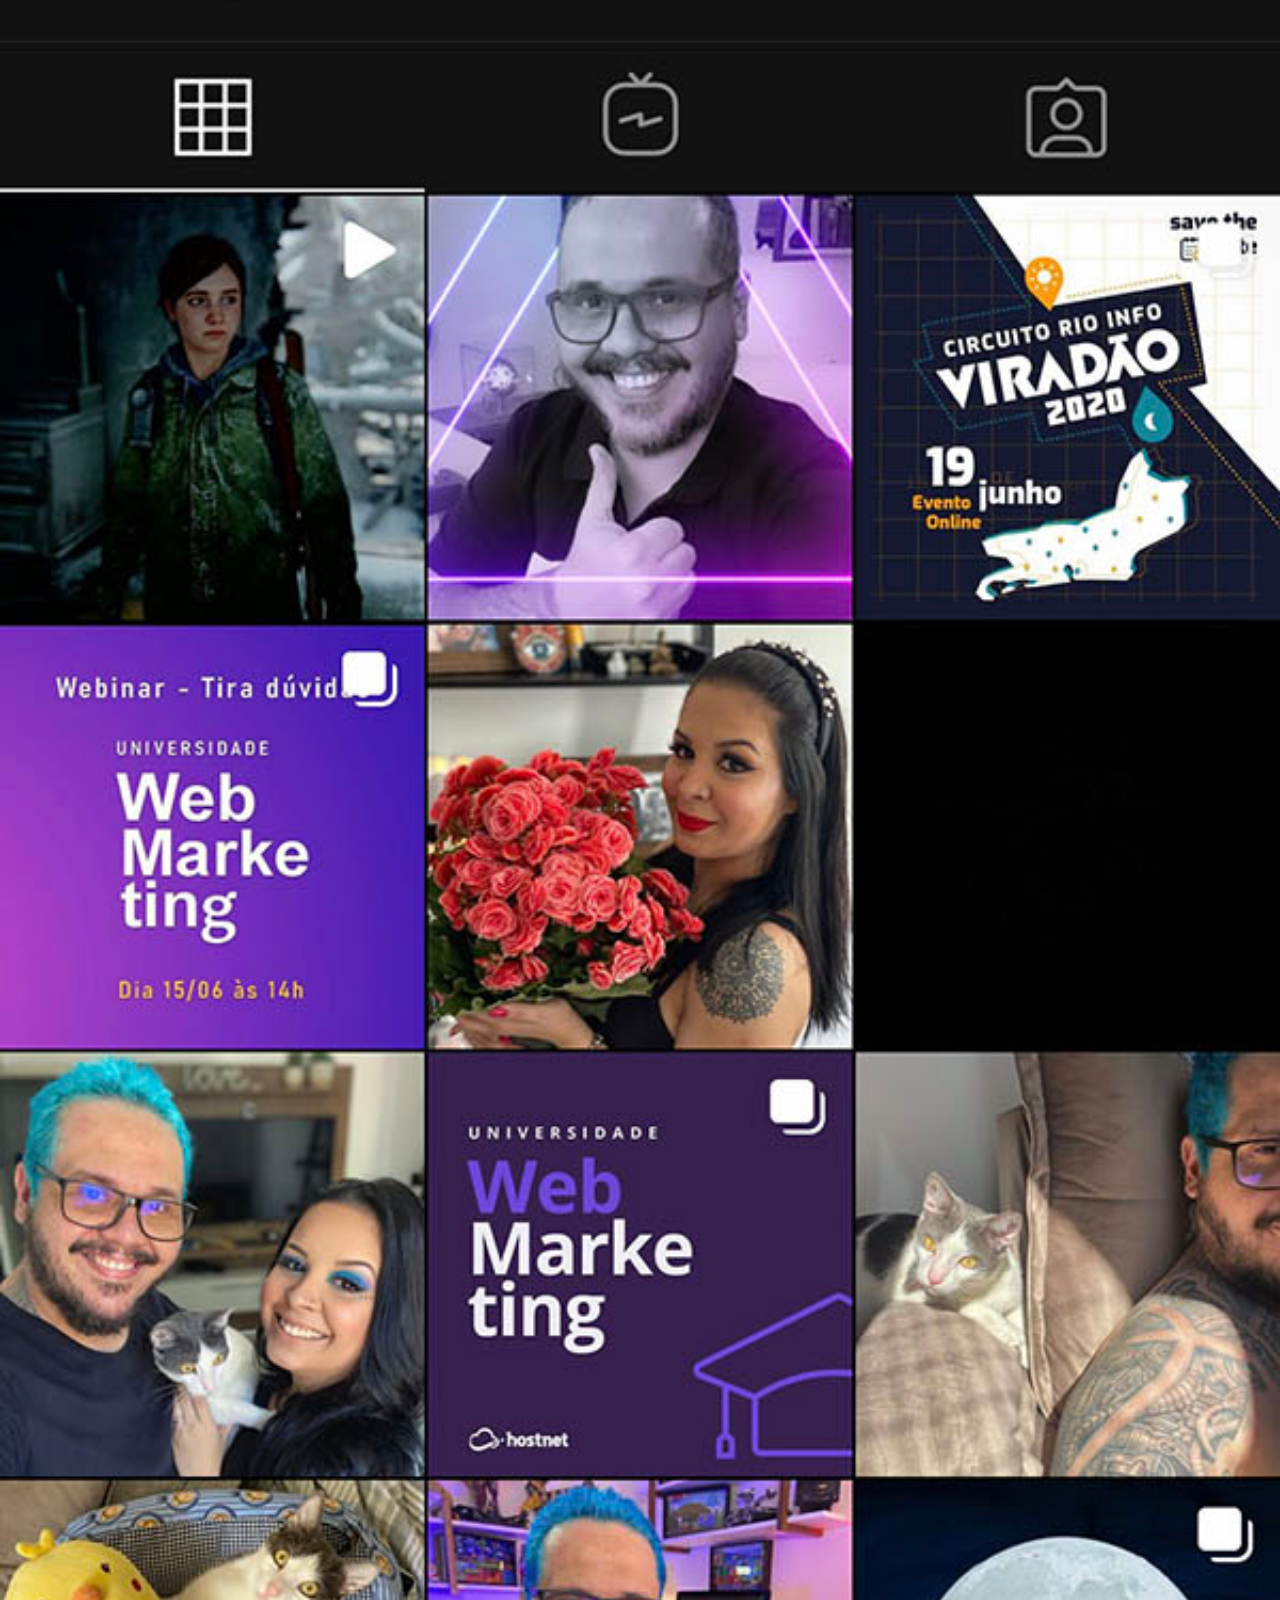
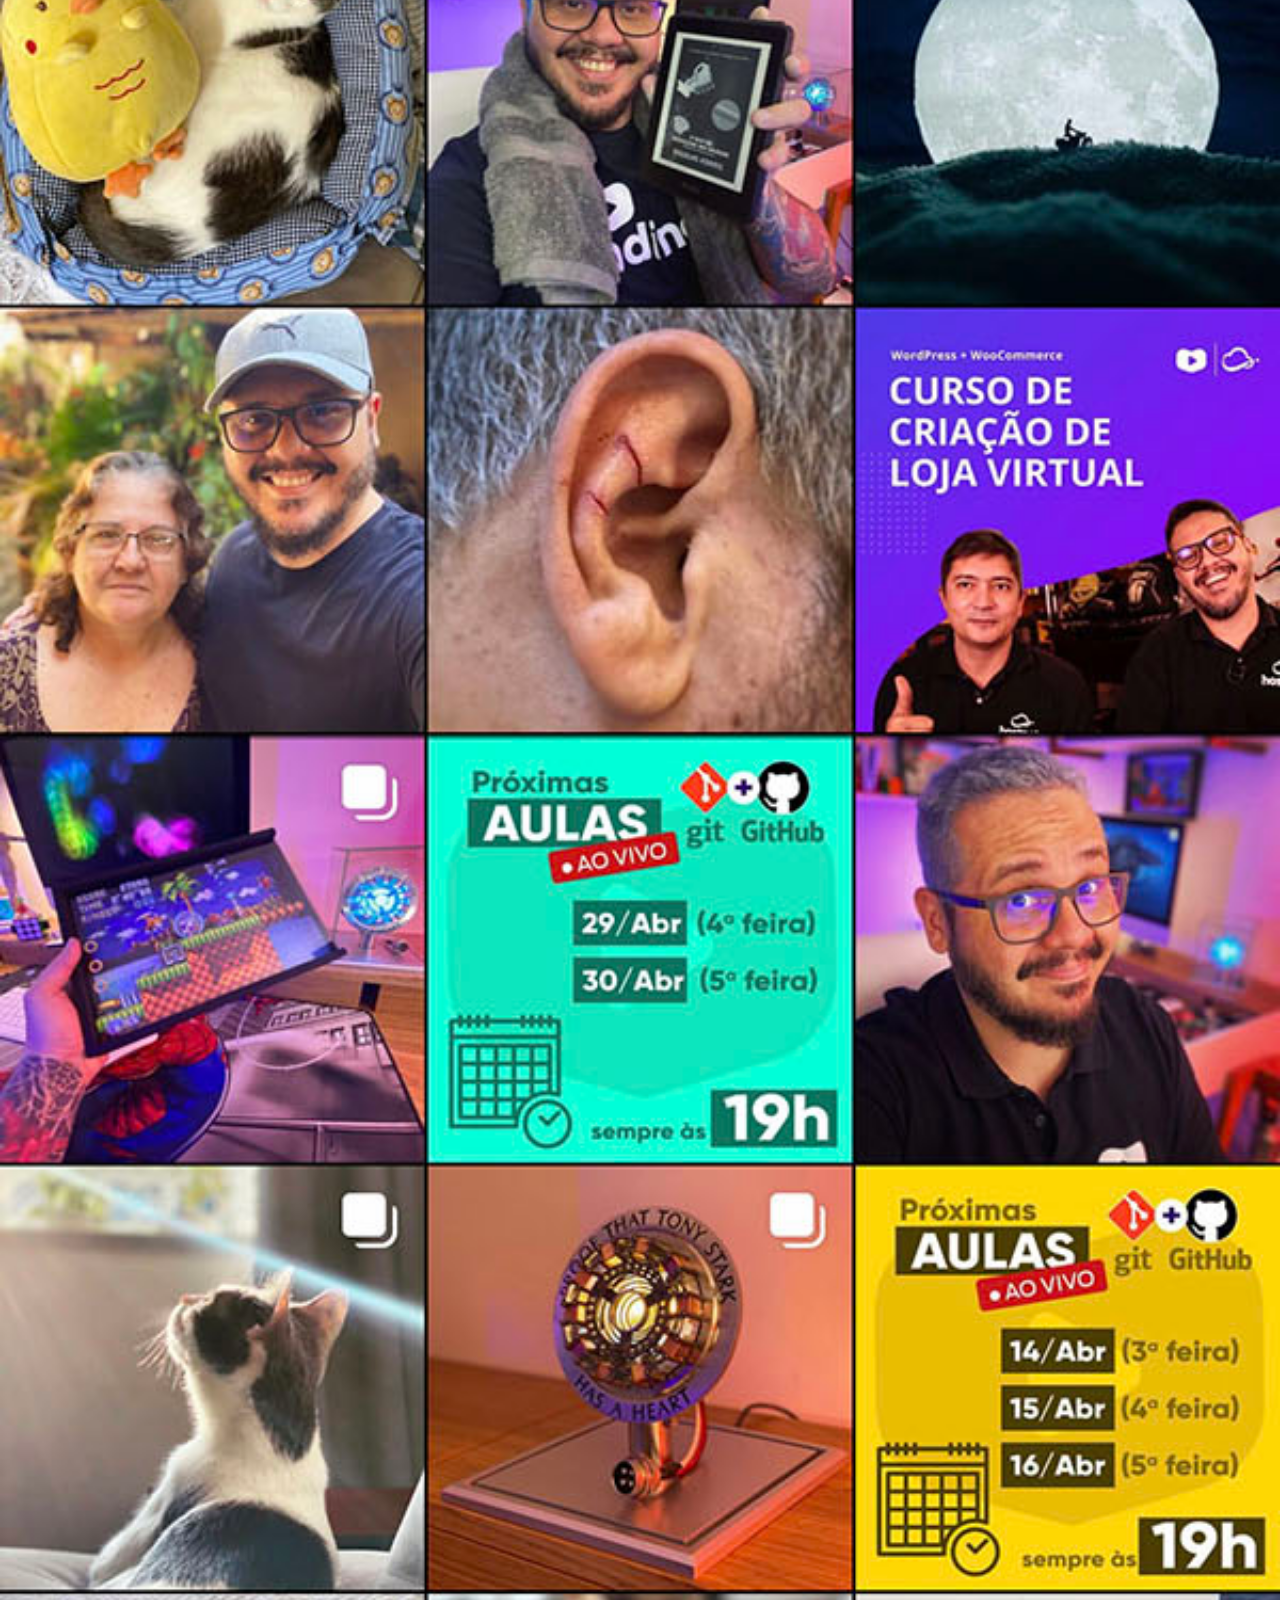
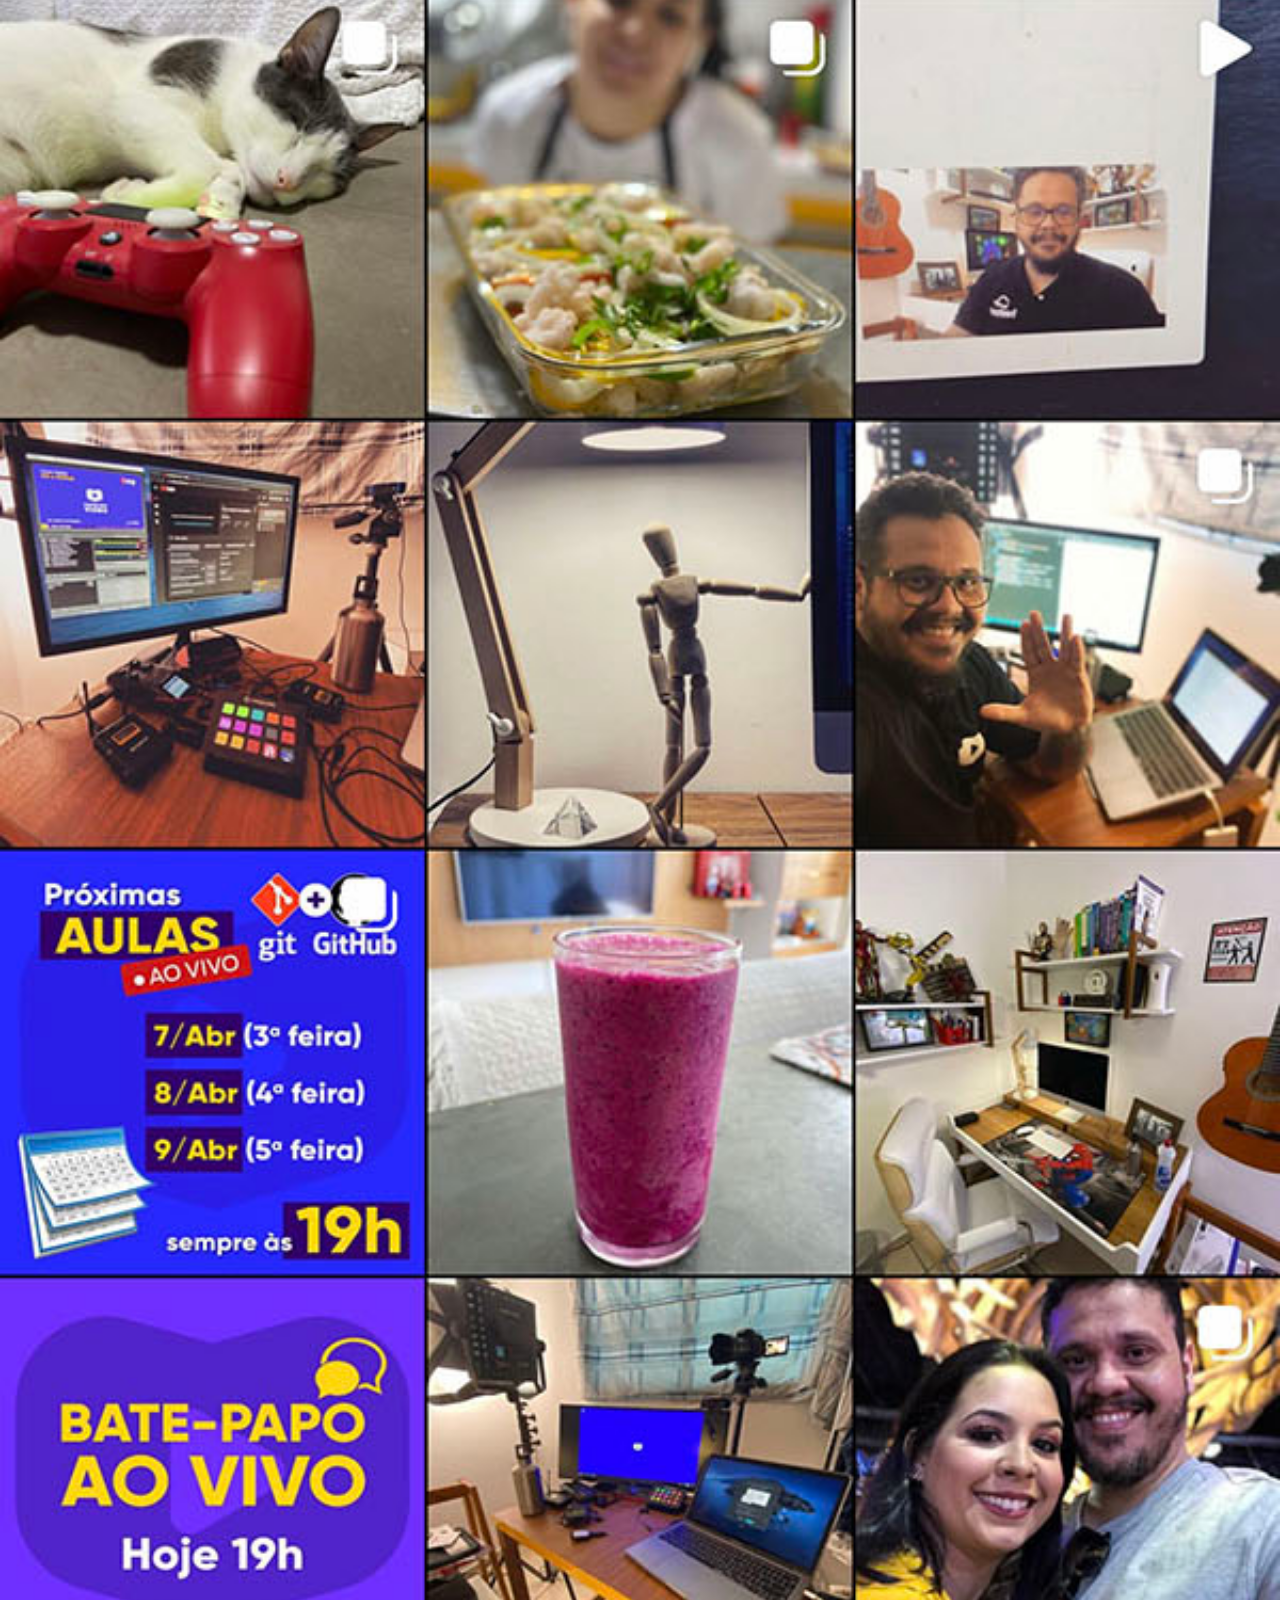
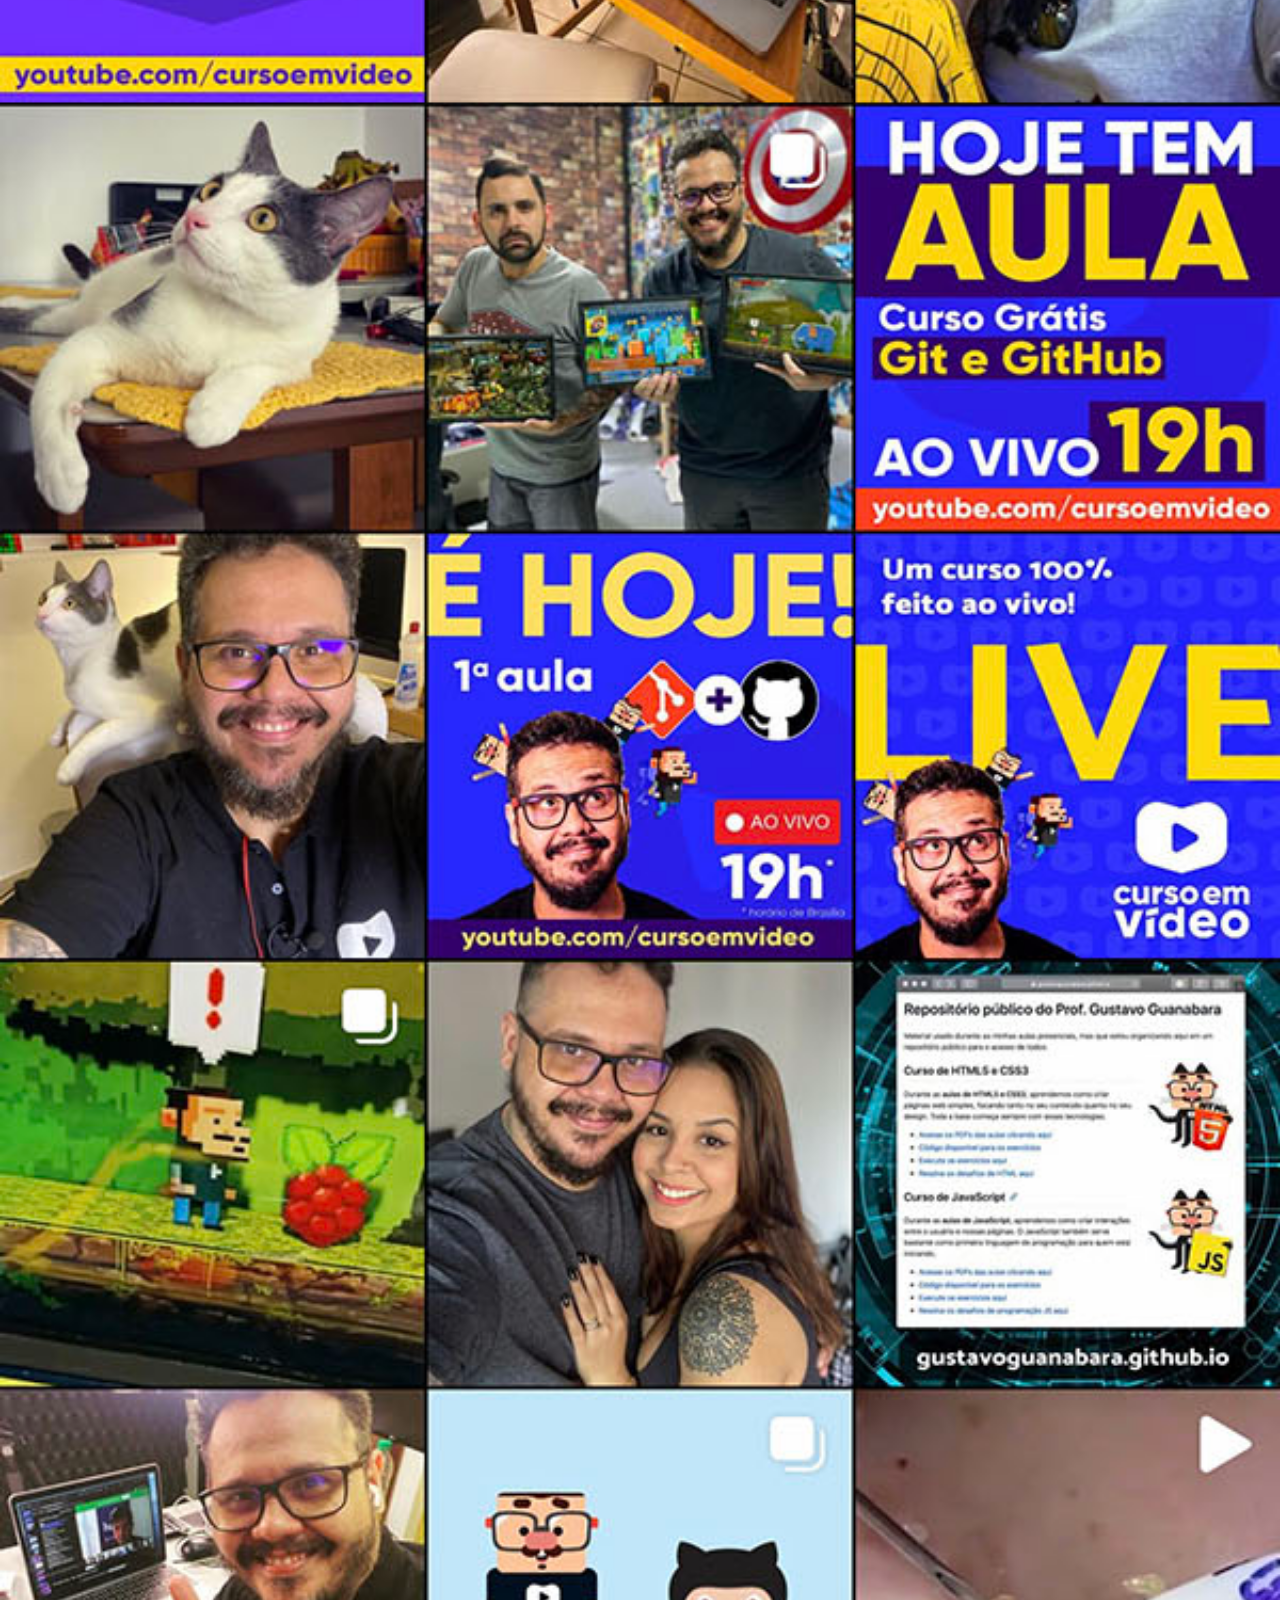
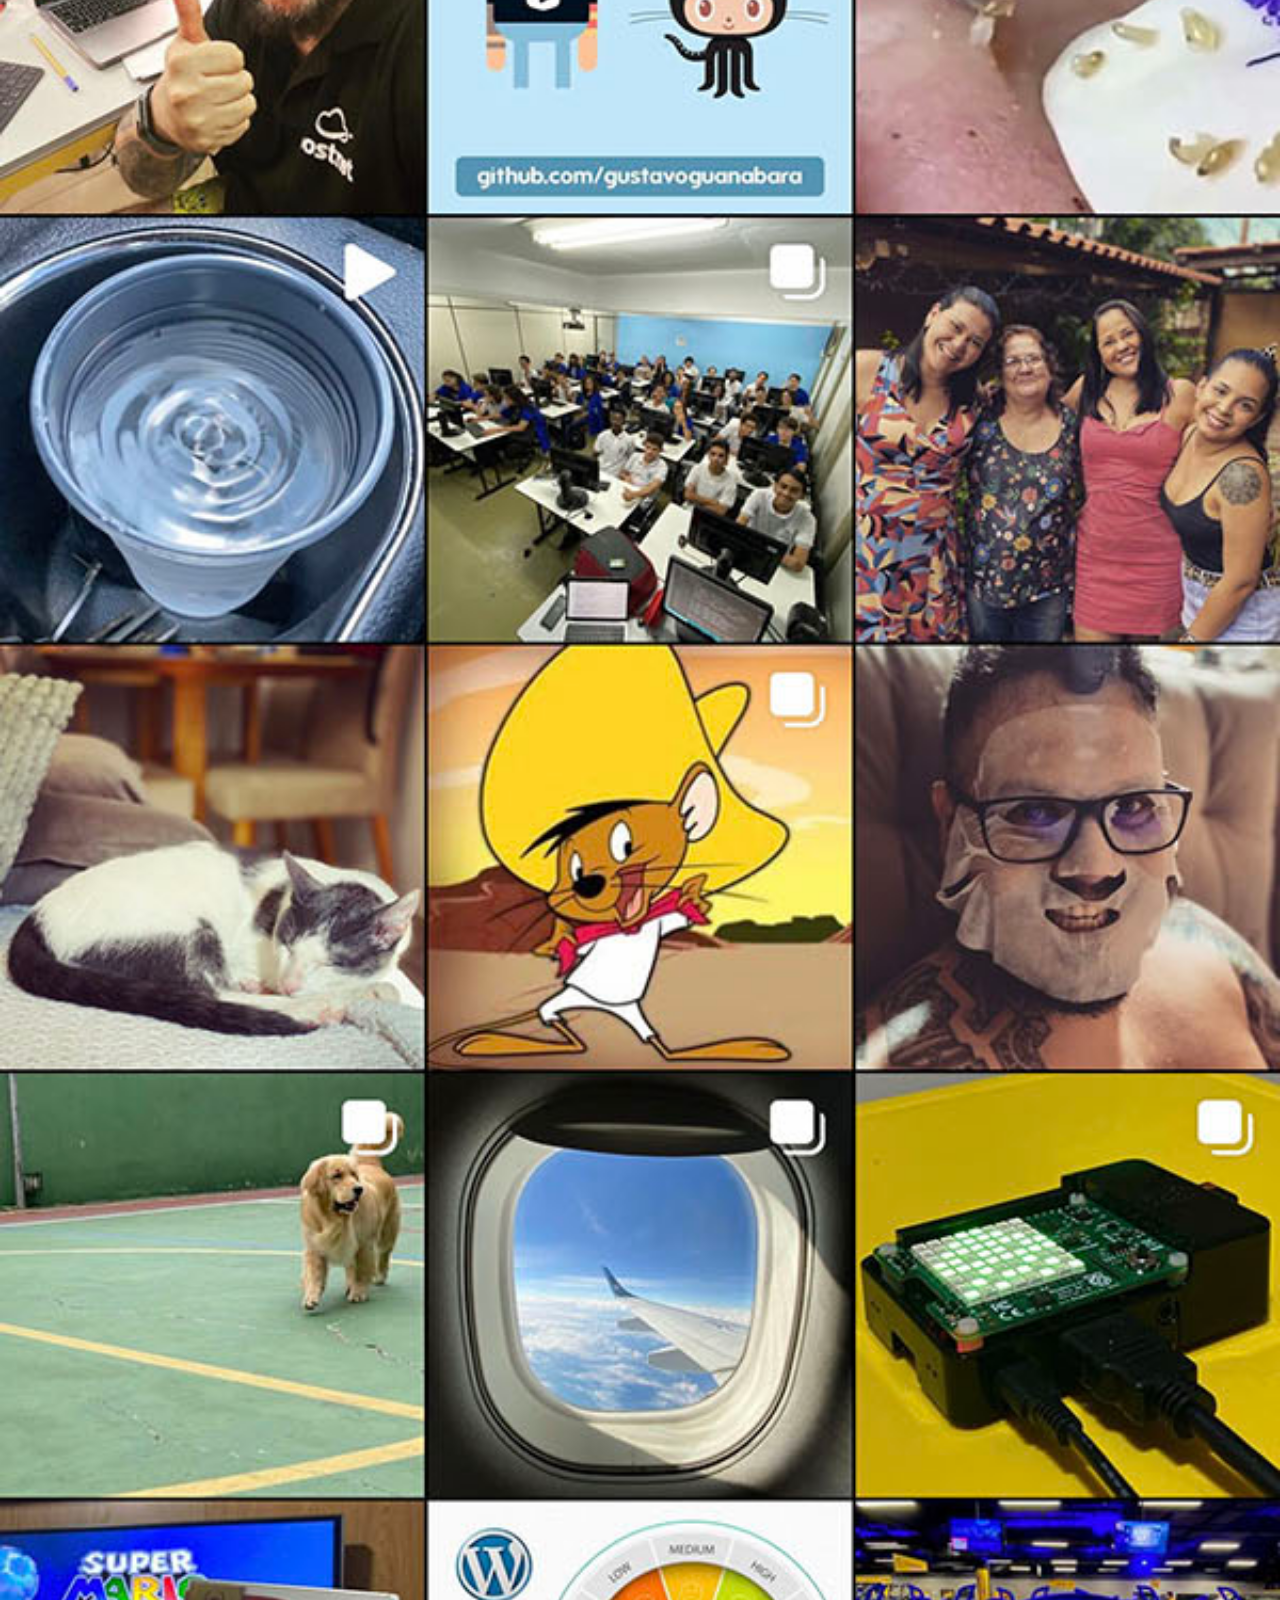
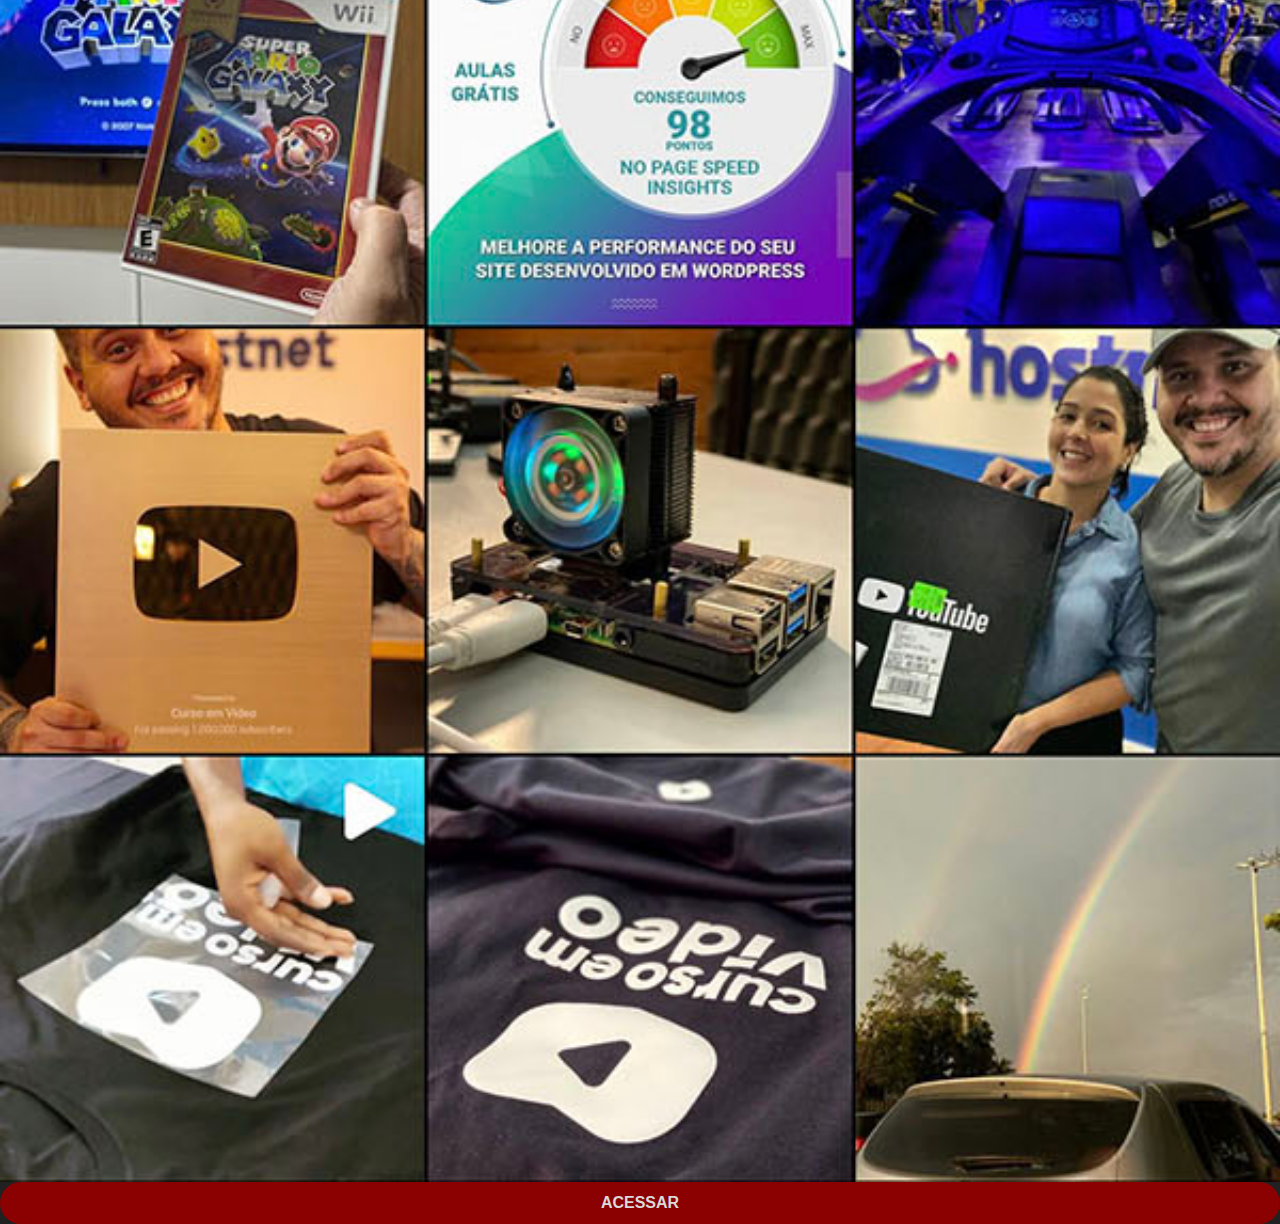
<file: pags/insta.html>
<!DOCTYPE html>
<html lang="pt-br">
<head>
    <meta charset="UTF-8">
    <meta http-equiv="X-UA-Compatible" content="IE=edge">
    <meta name="viewport" content="width=device-width, initial-scale=1.0">
    <title>Instagram</title>
    <link rel="stylesheet" href="../estilos/social.css">
    <style>
        body {
            background-color: #212121;
        }
    </style>
</head>
<body>
    <img src="../imagens/tela-instagram.jpg" alt="Imagem - Instagram">
    <a href="https://instagram.com/jacksonrv_" target="_blank">ACESSAR</a>
</body>
</html>
</file>
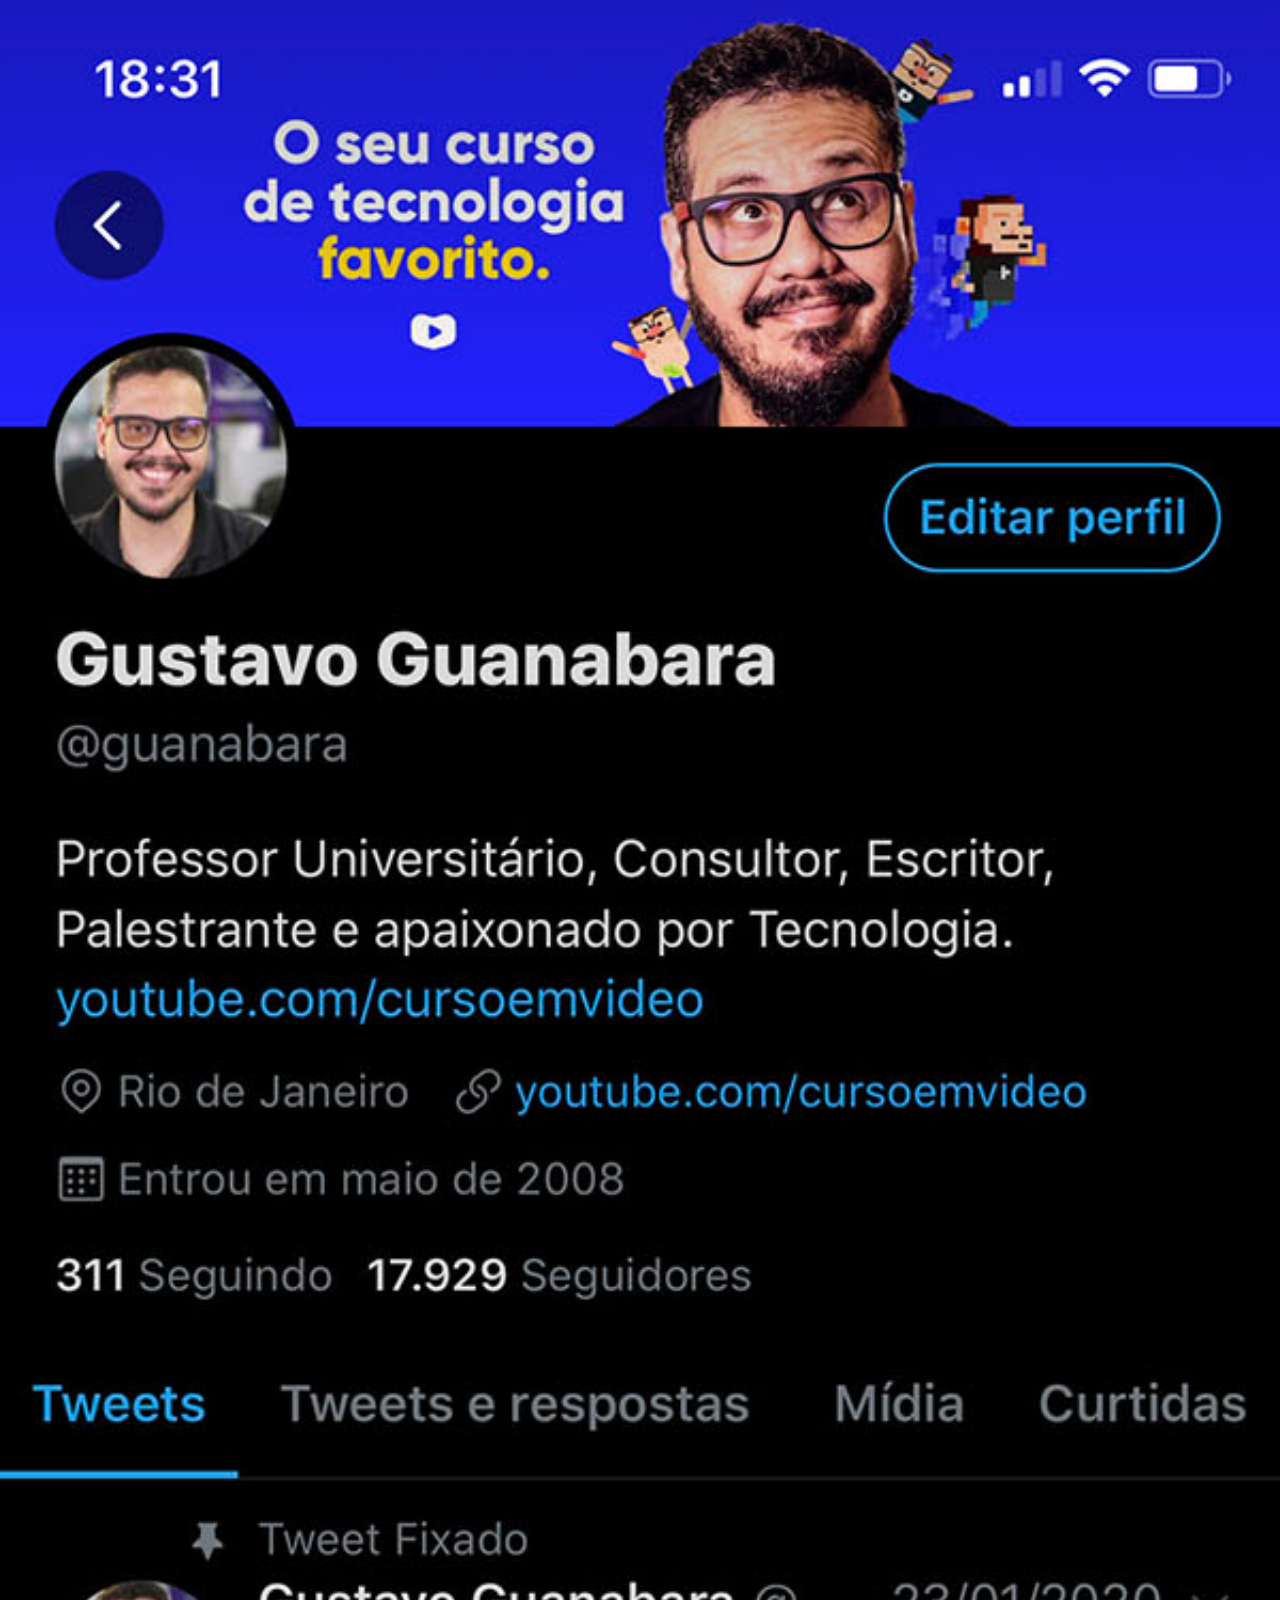
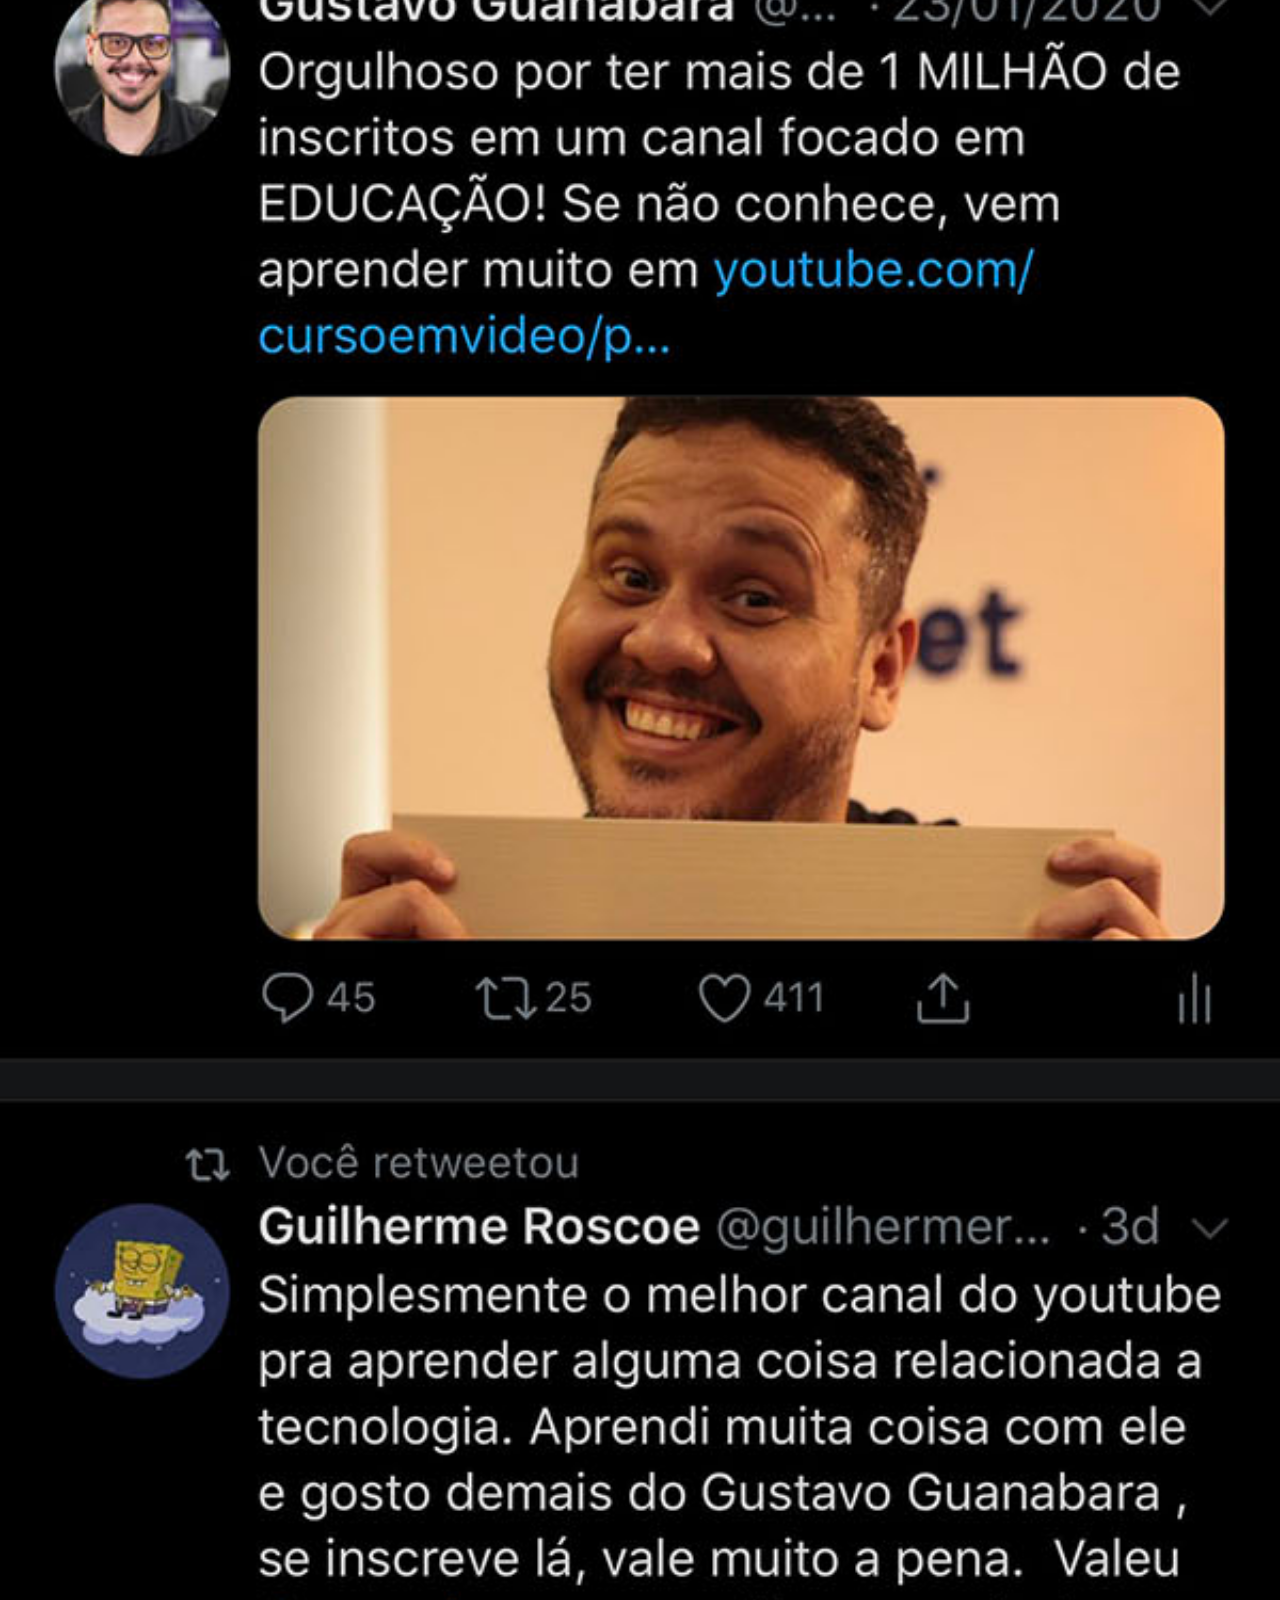
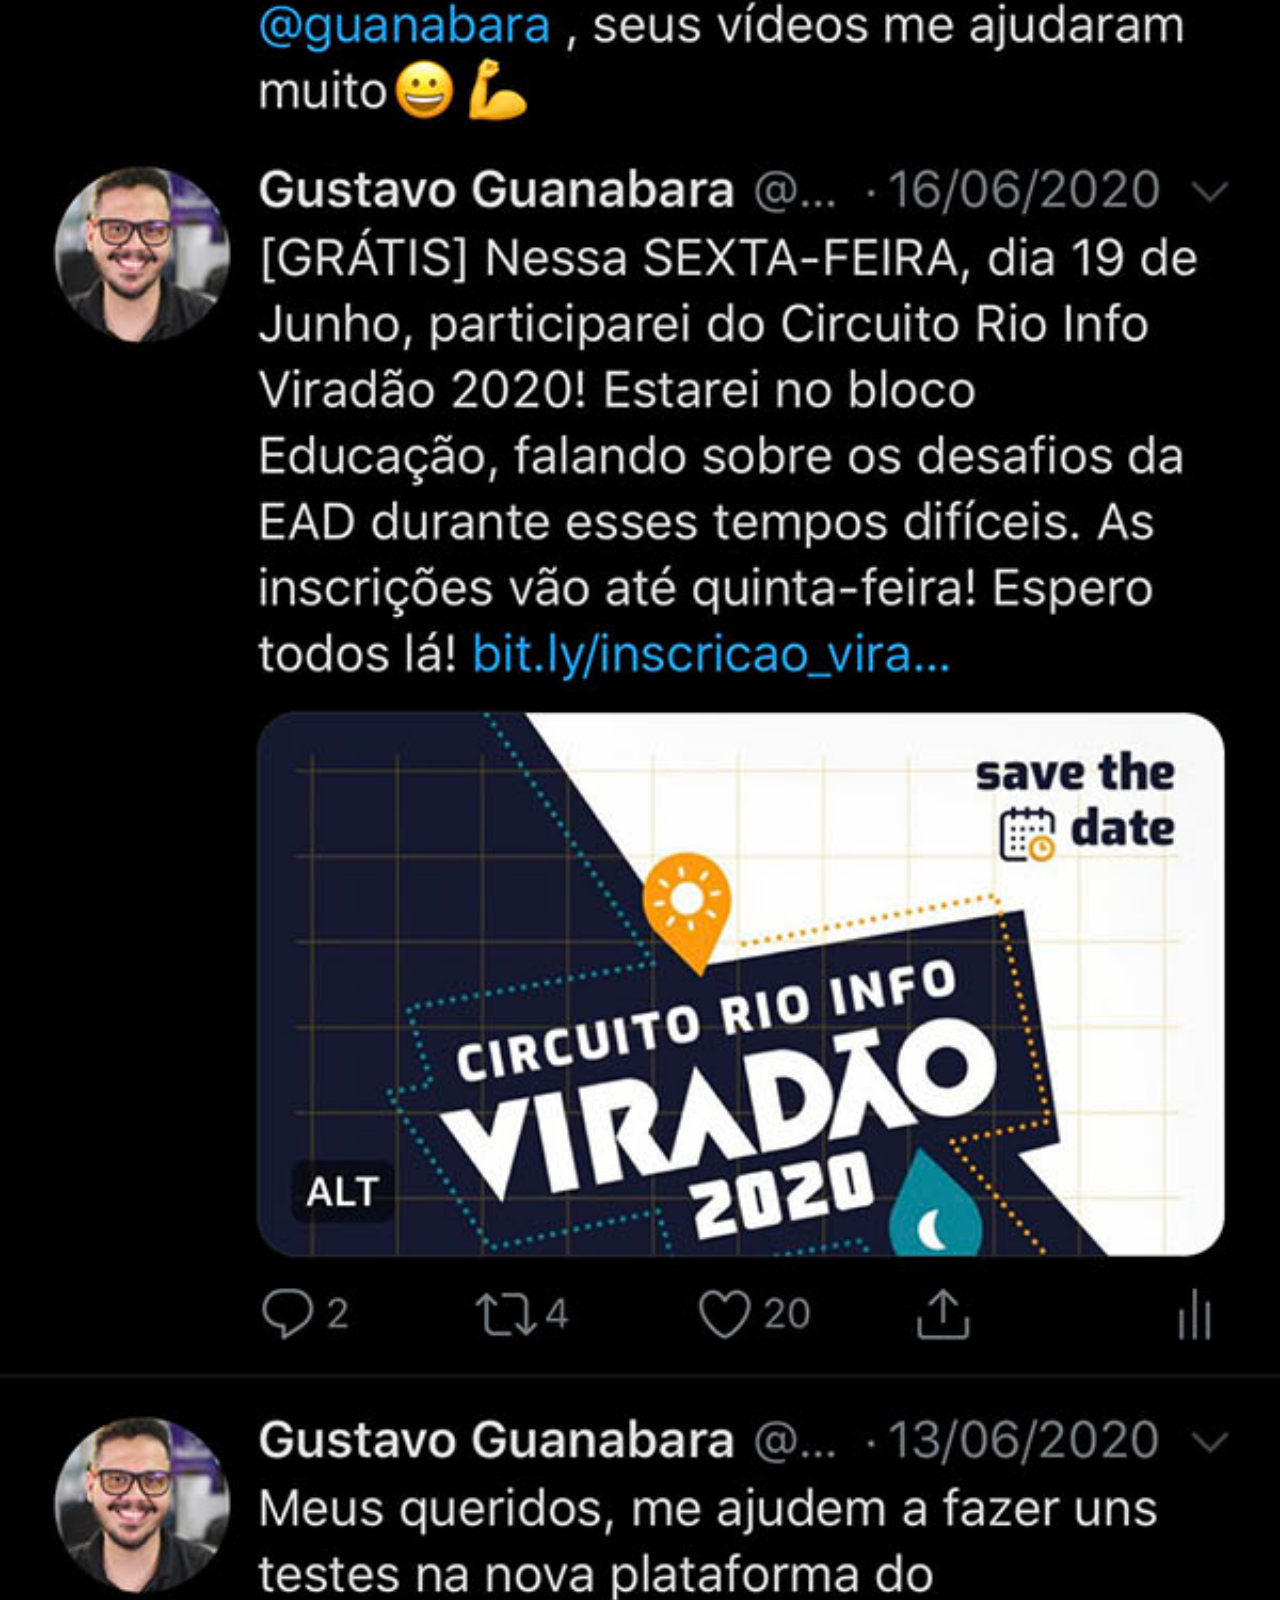
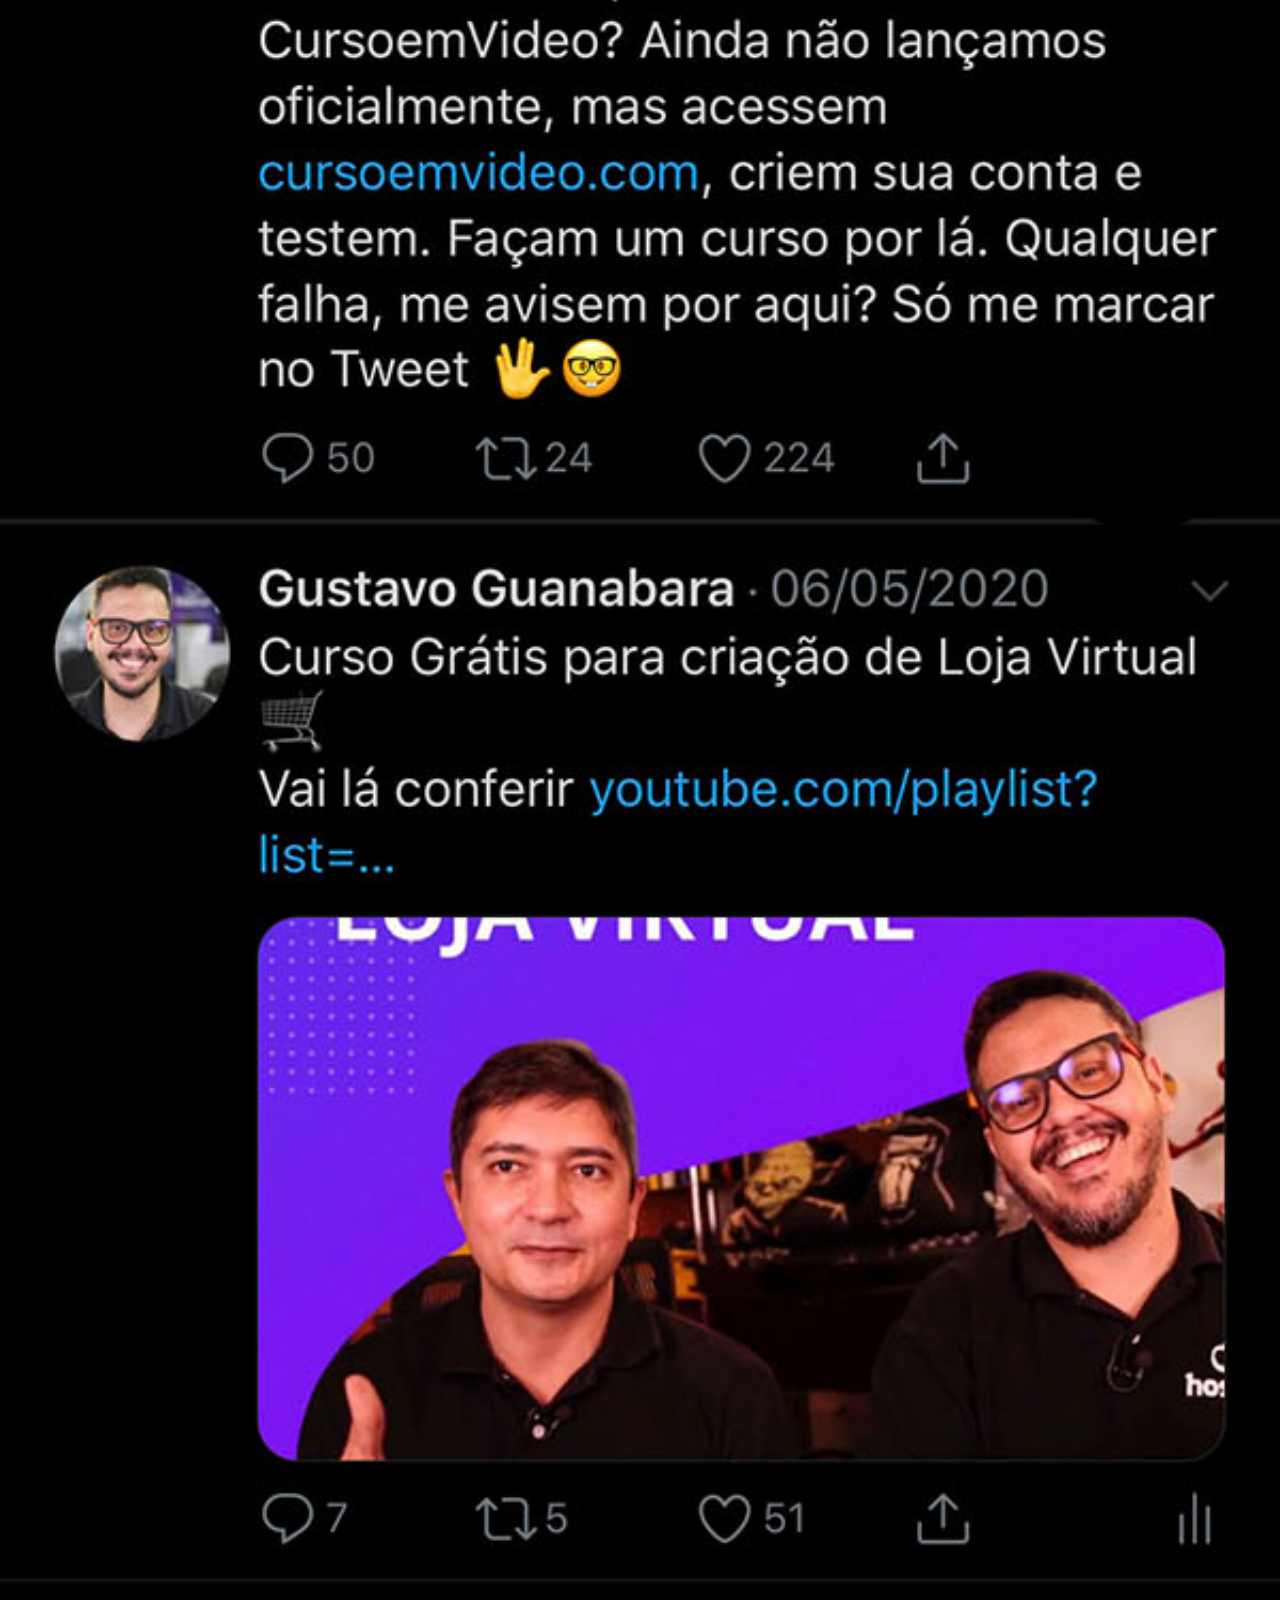
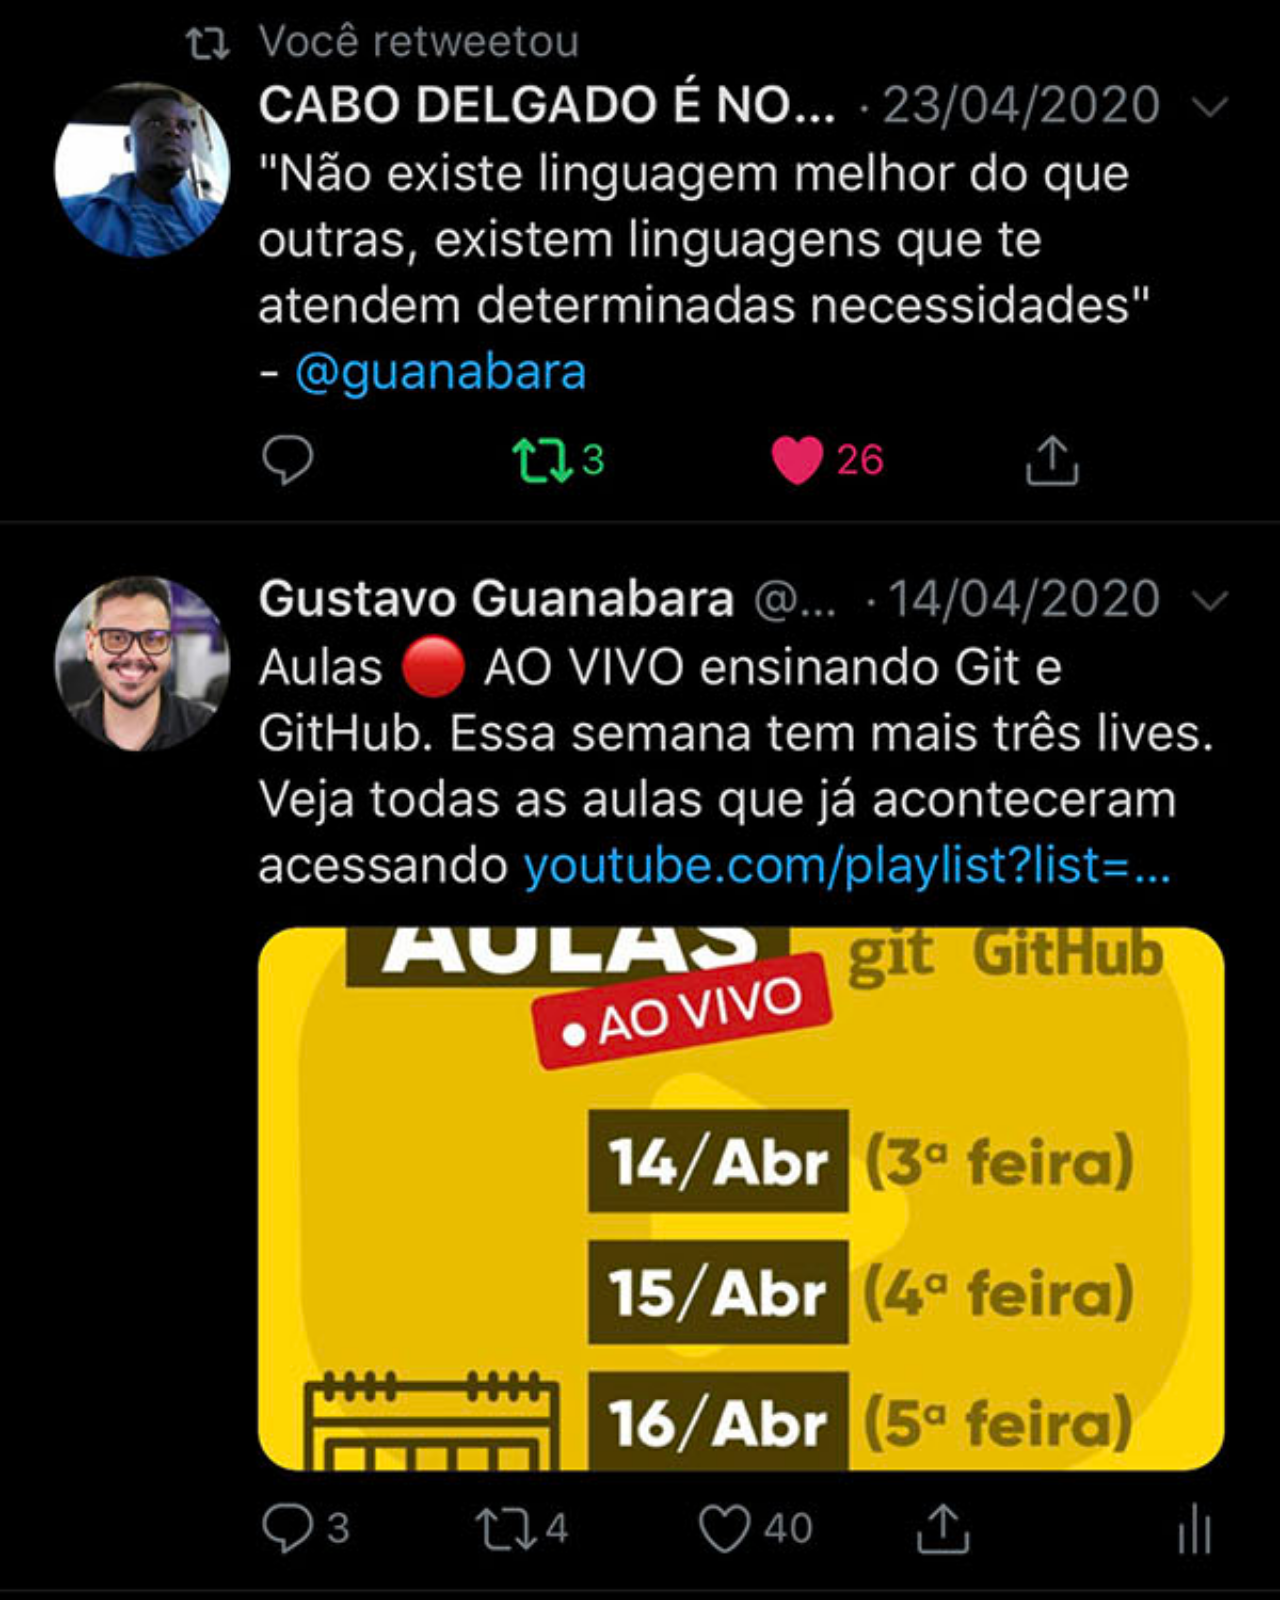
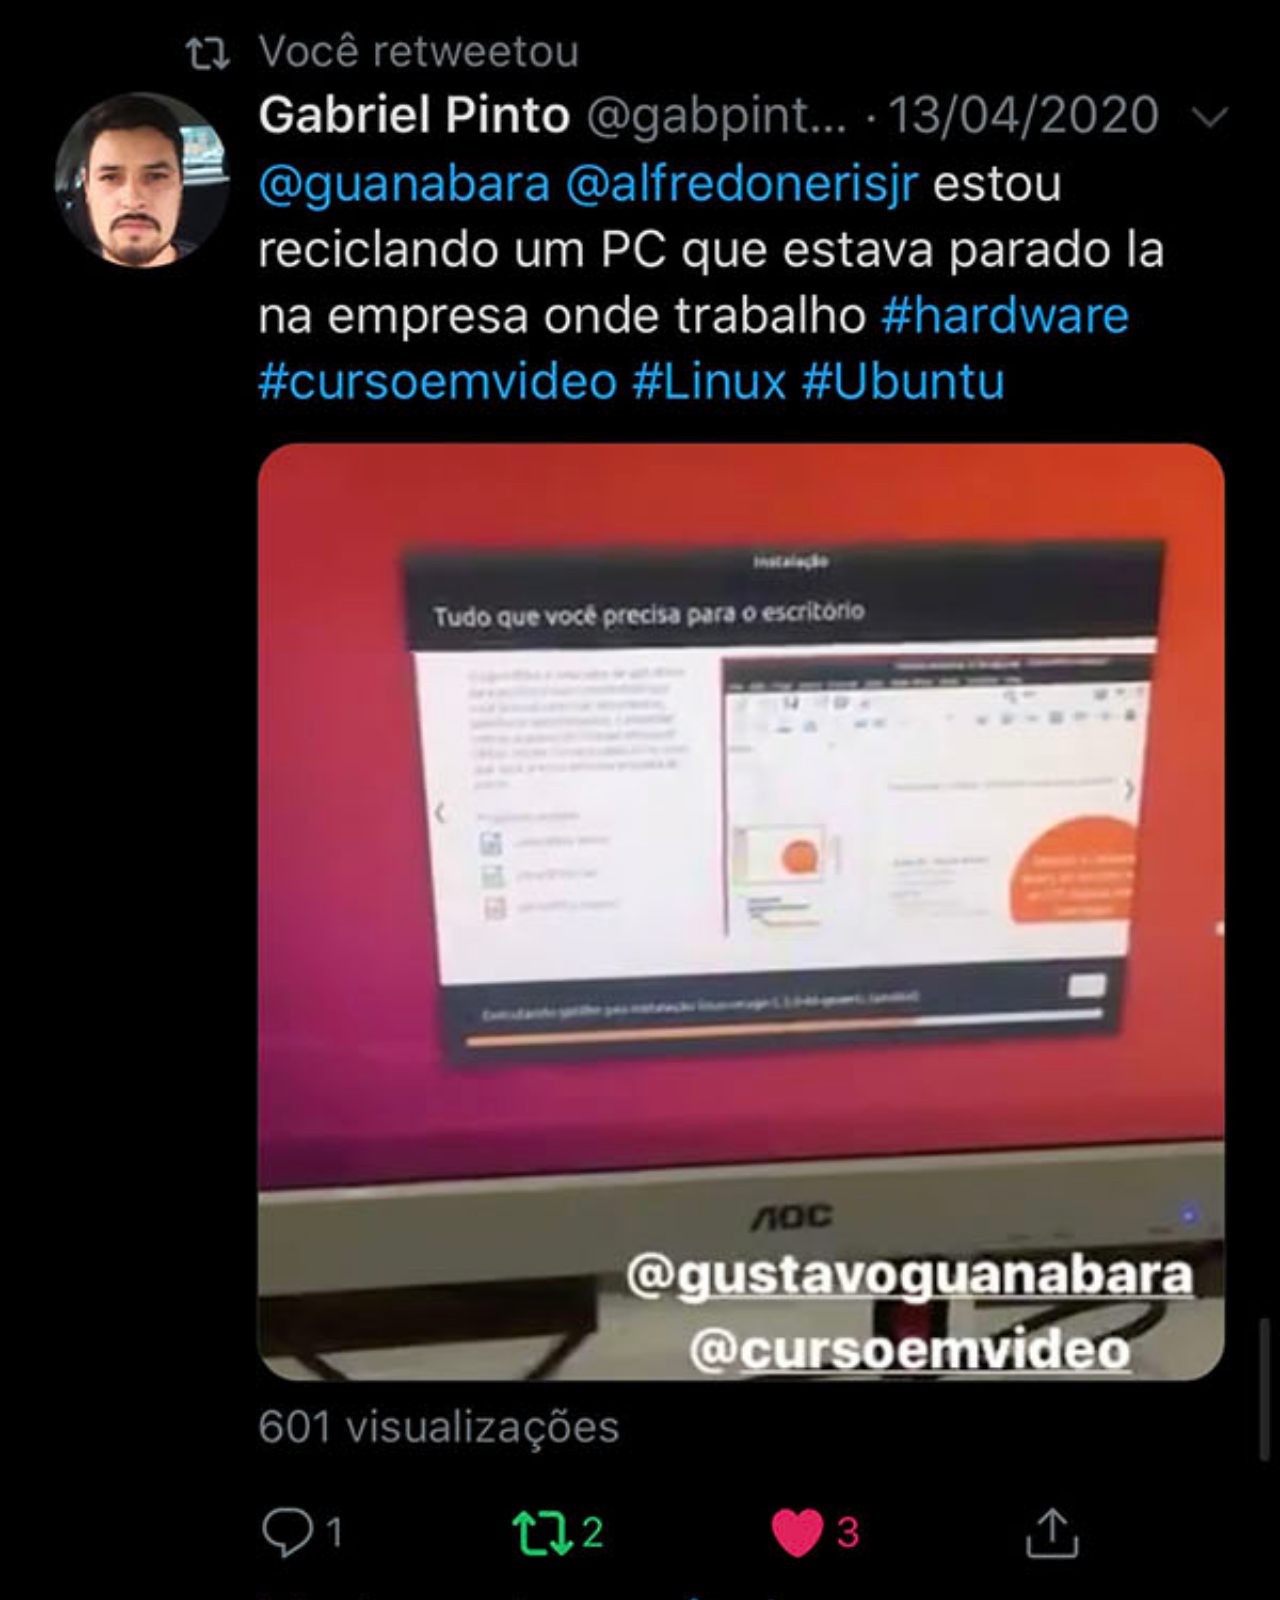
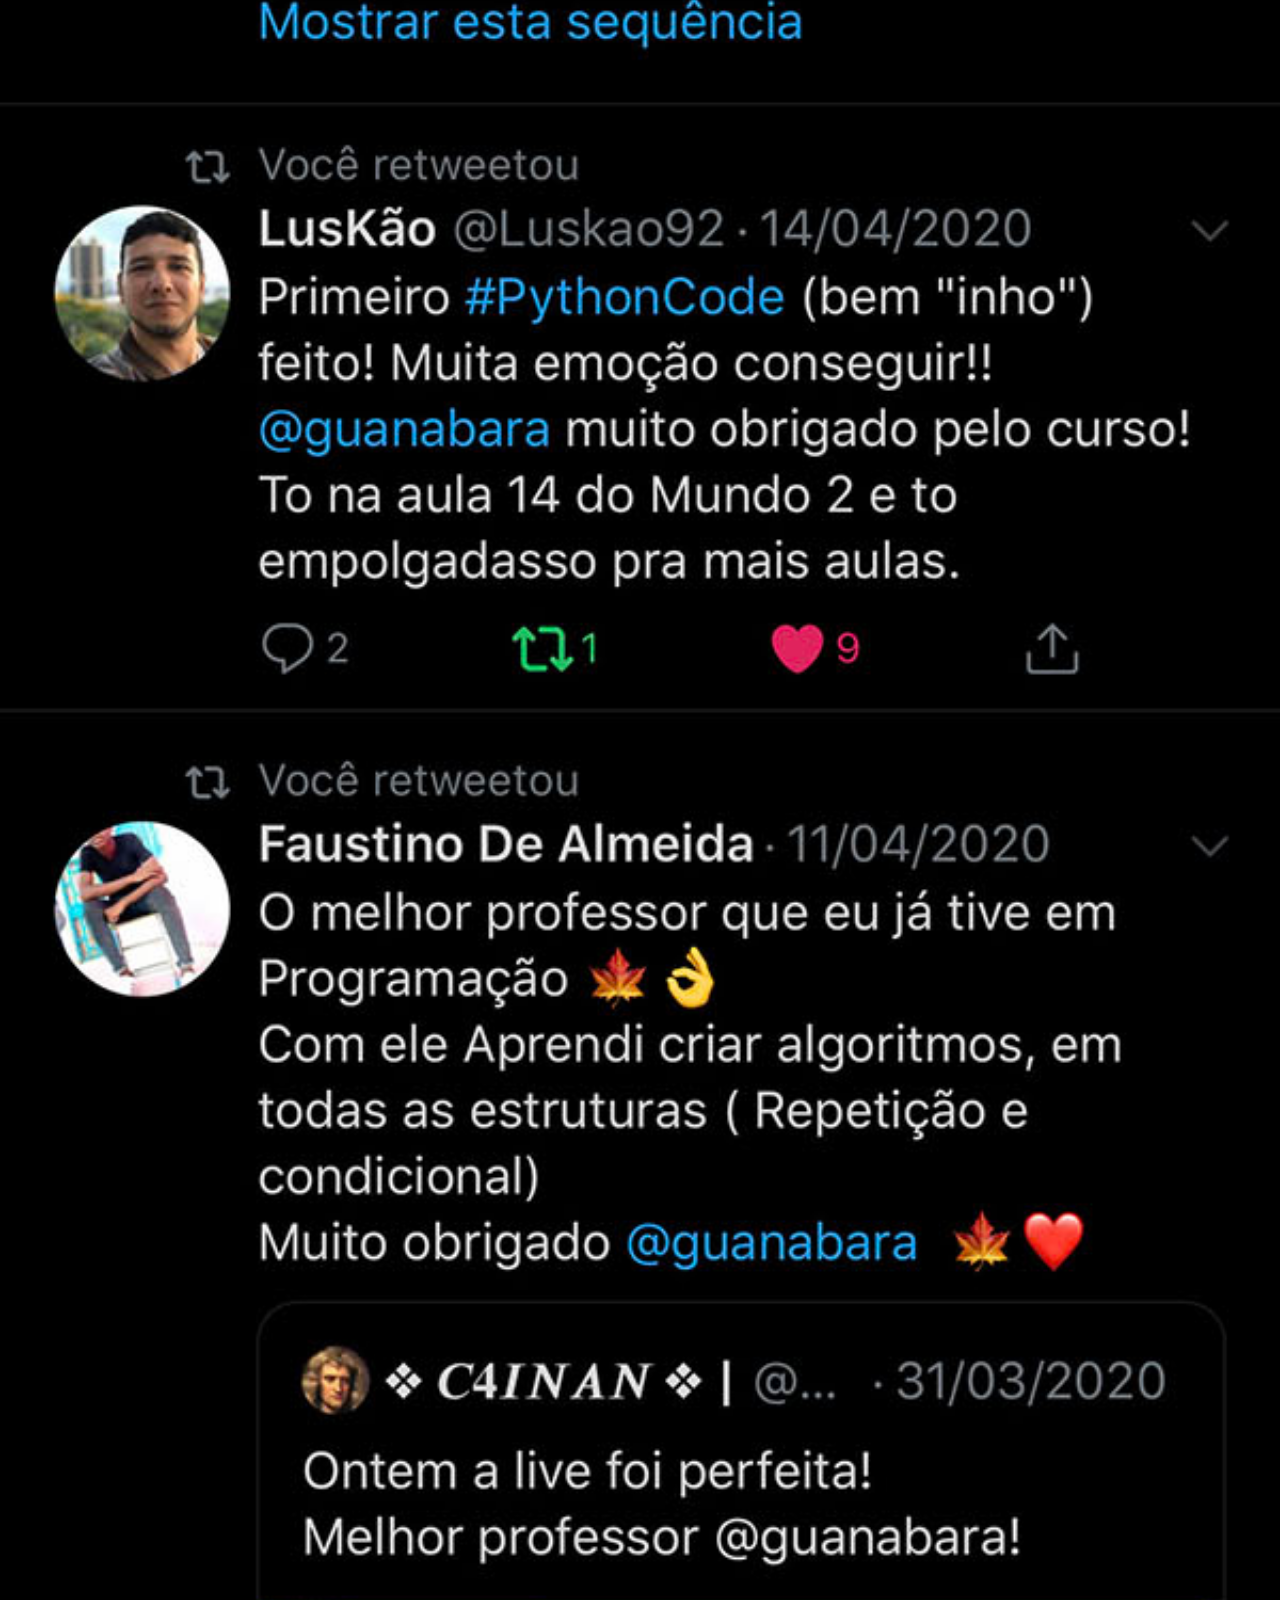
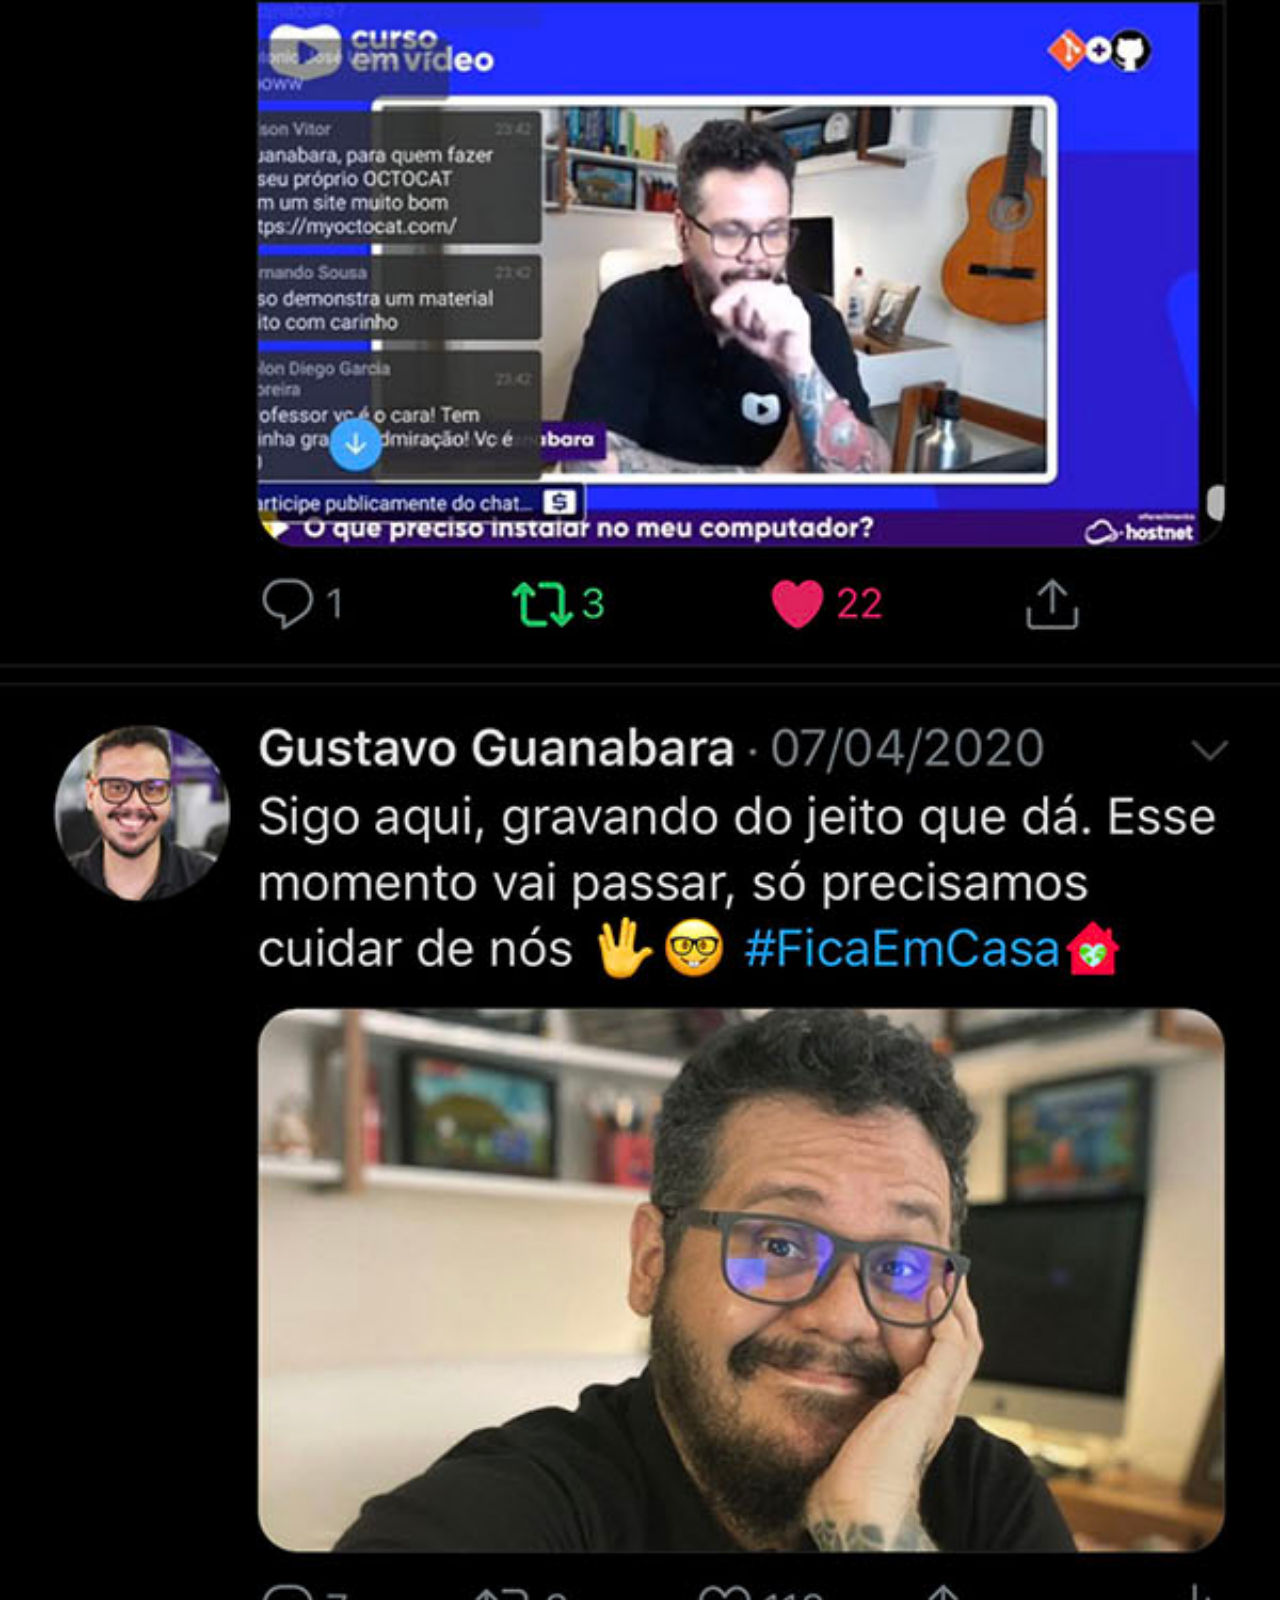
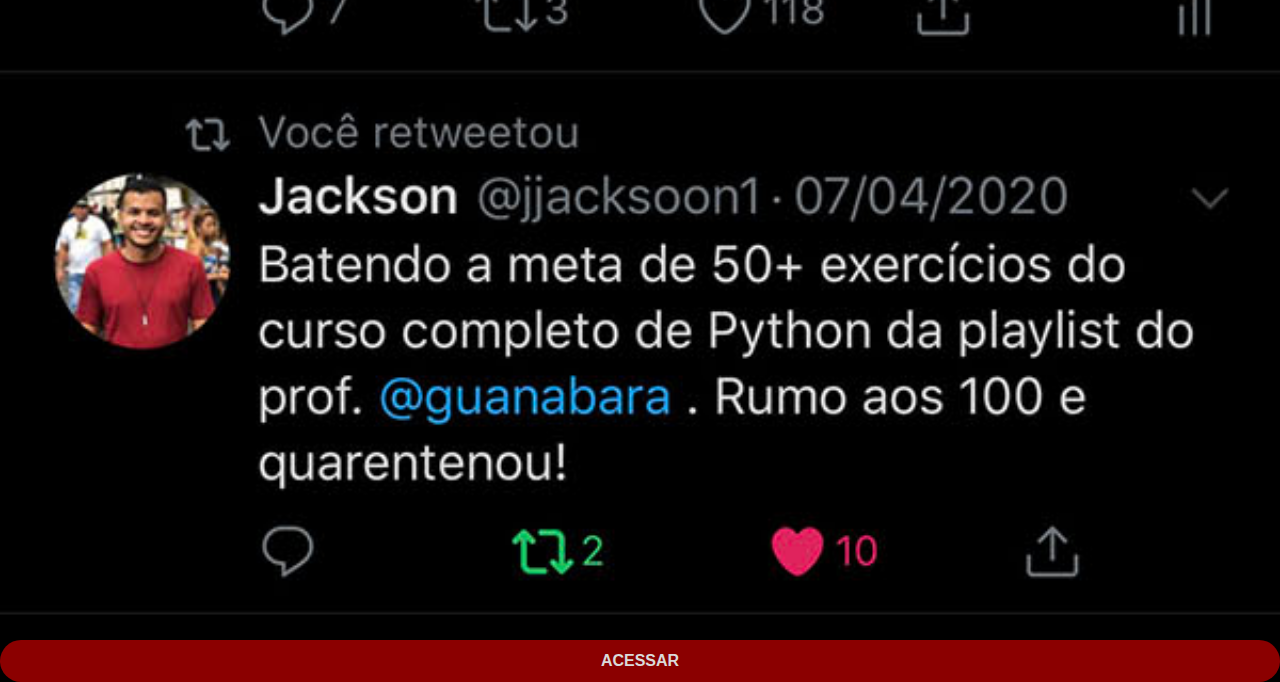
<file: pags/twt.html>
<!DOCTYPE html>
<html lang="pt-br">
<head>
    <meta charset="UTF-8">
    <meta http-equiv="X-UA-Compatible" content="IE=edge">
    <meta name="viewport" content="width=device-width, initial-scale=1.0">
    <title>Twitter</title>
    <link rel="stylesheet" href="../estilos/social.css">
    <style>
        body {
            background-color: black;
        }
    </style>
</head>
<body>
    <img src="../imagens/tela-twitter.jpg" alt="Imagem - Twitter">
    <a href="https://twitter.com/home?lang=pt" target="_blank">ACESSAR</a>
</body>
</html>
</file>
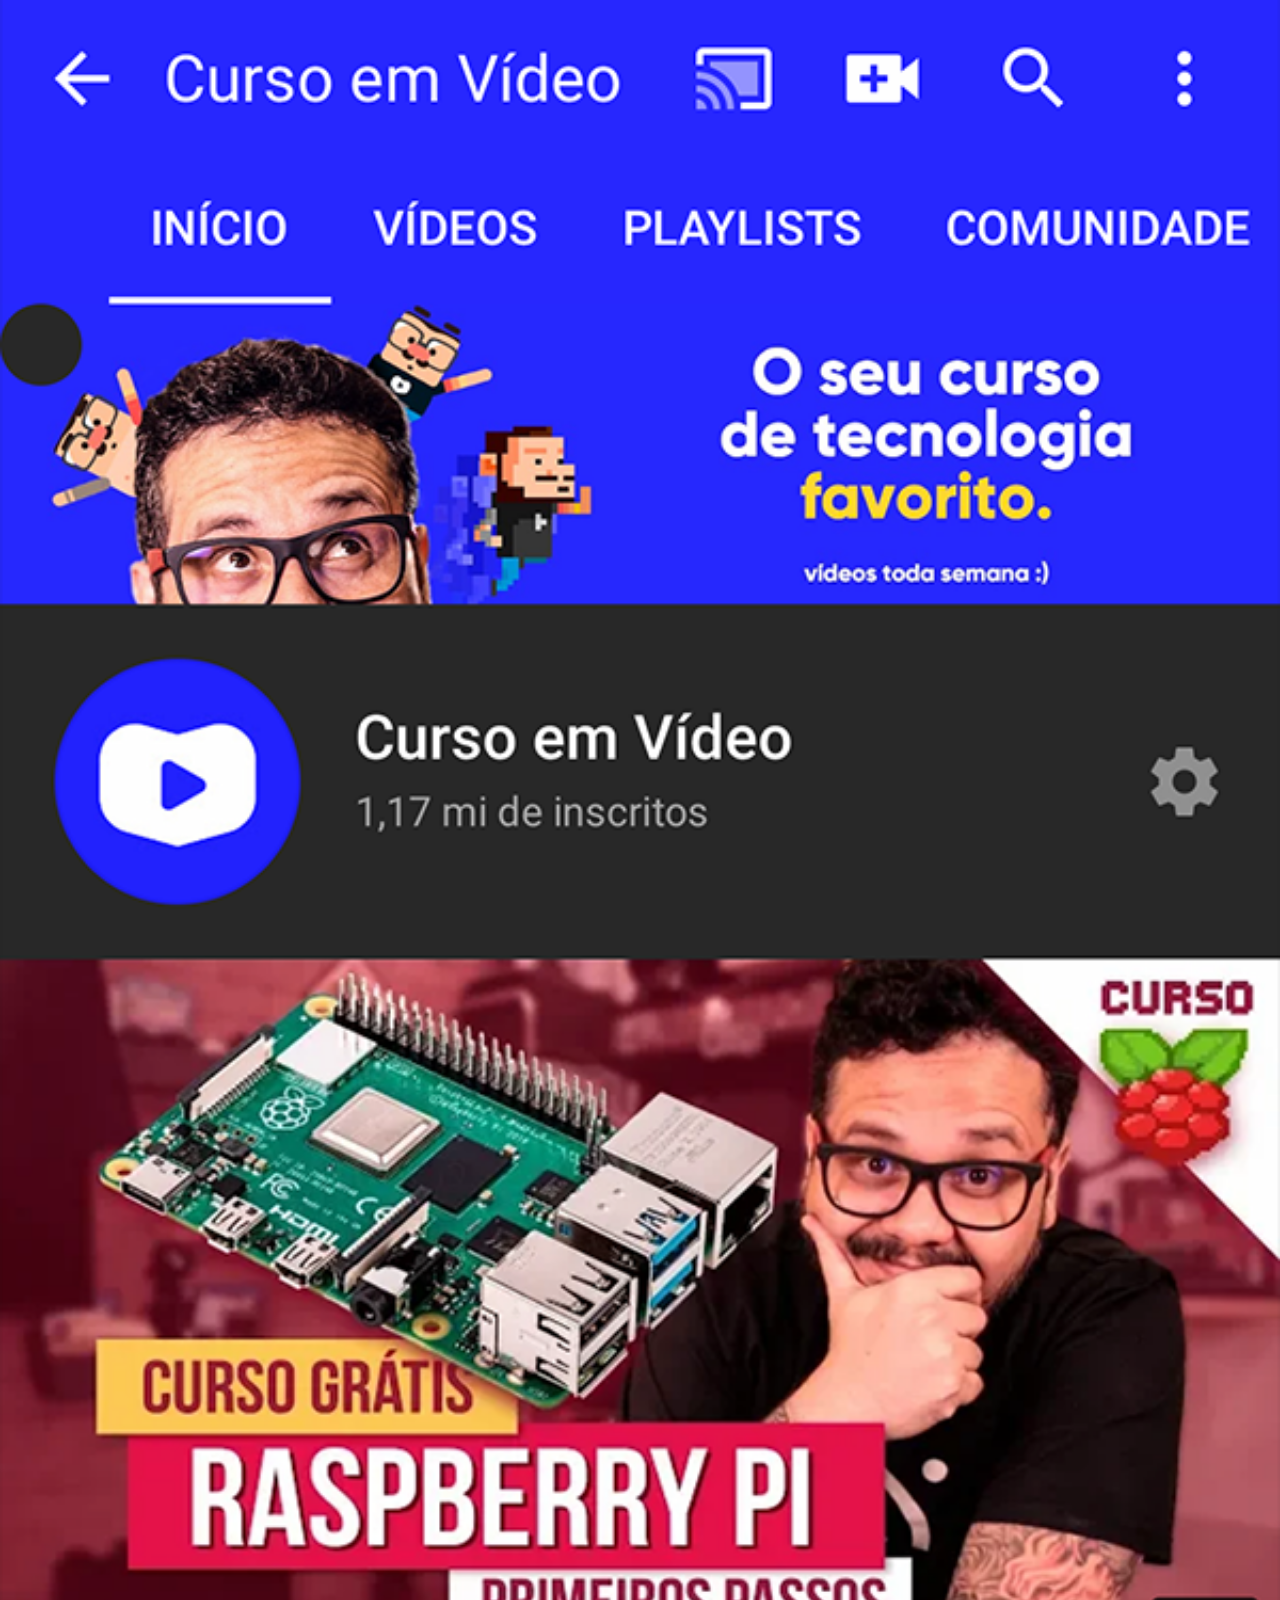
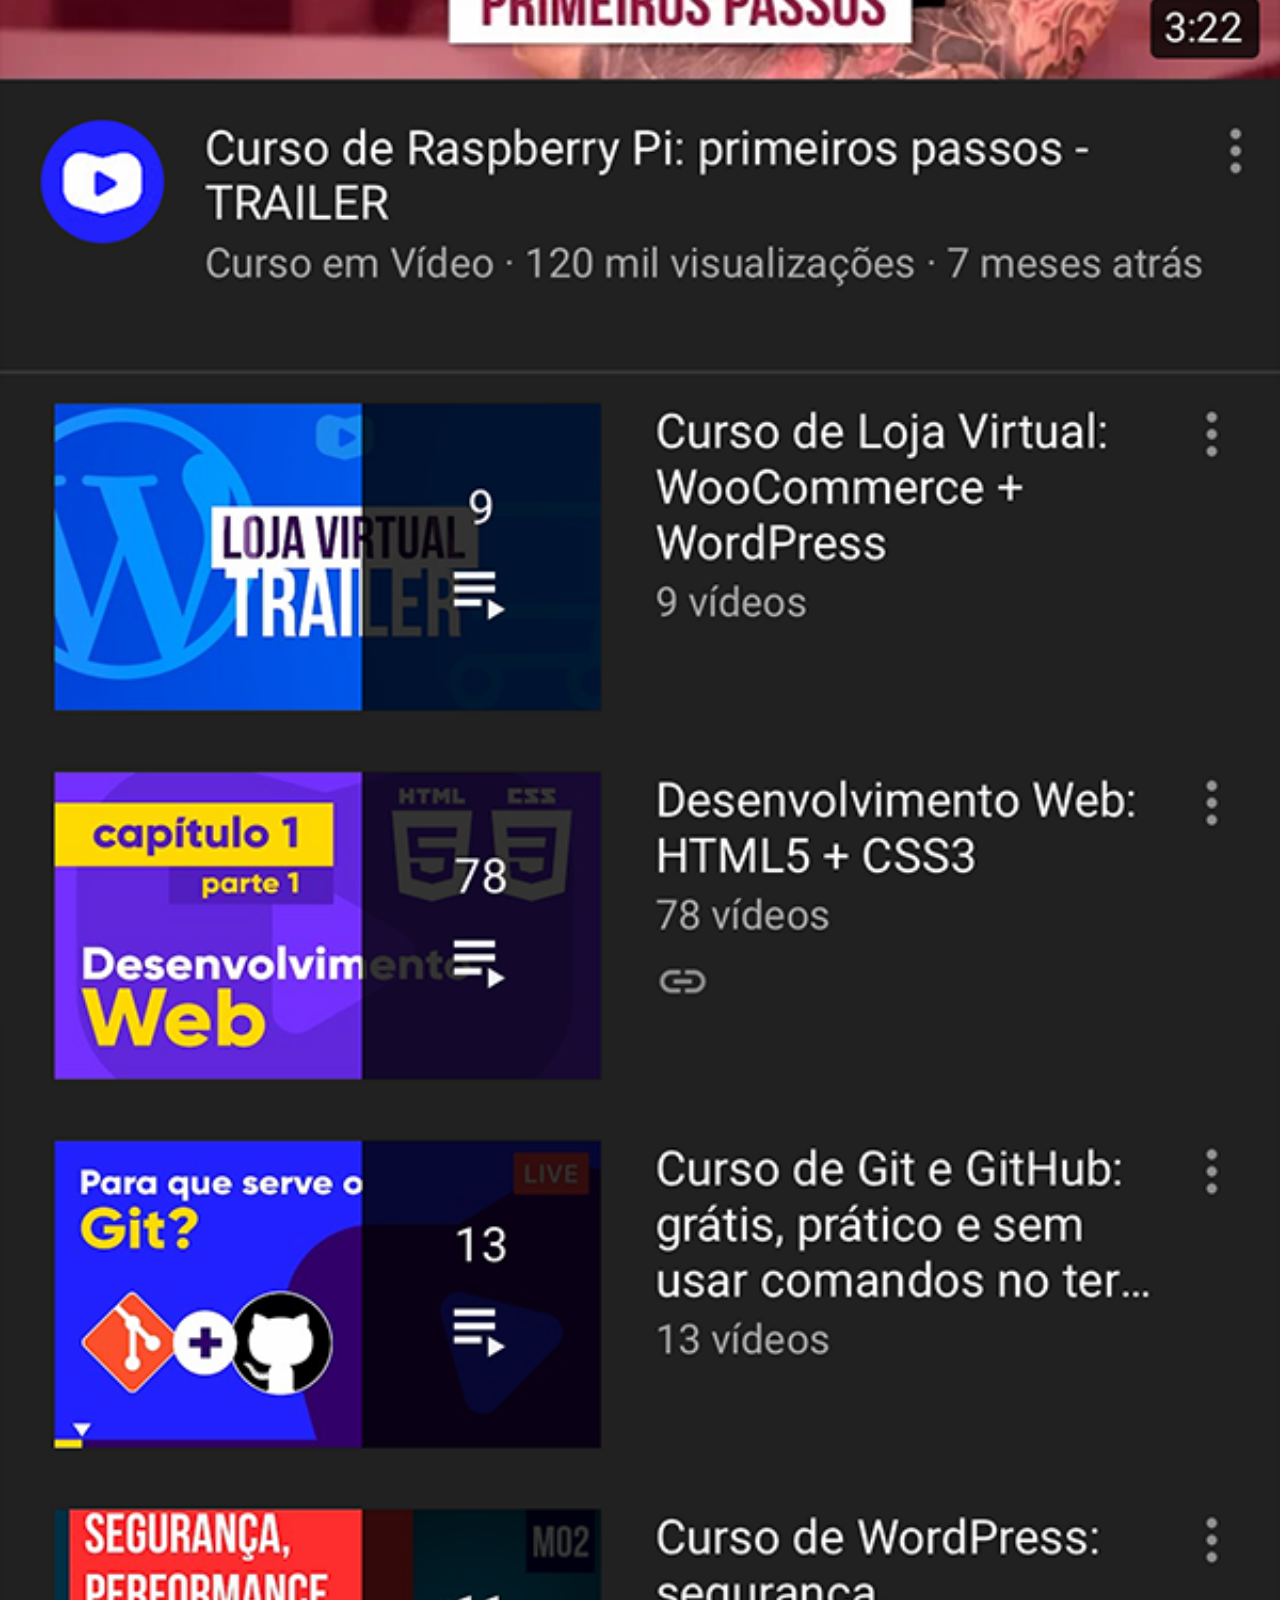
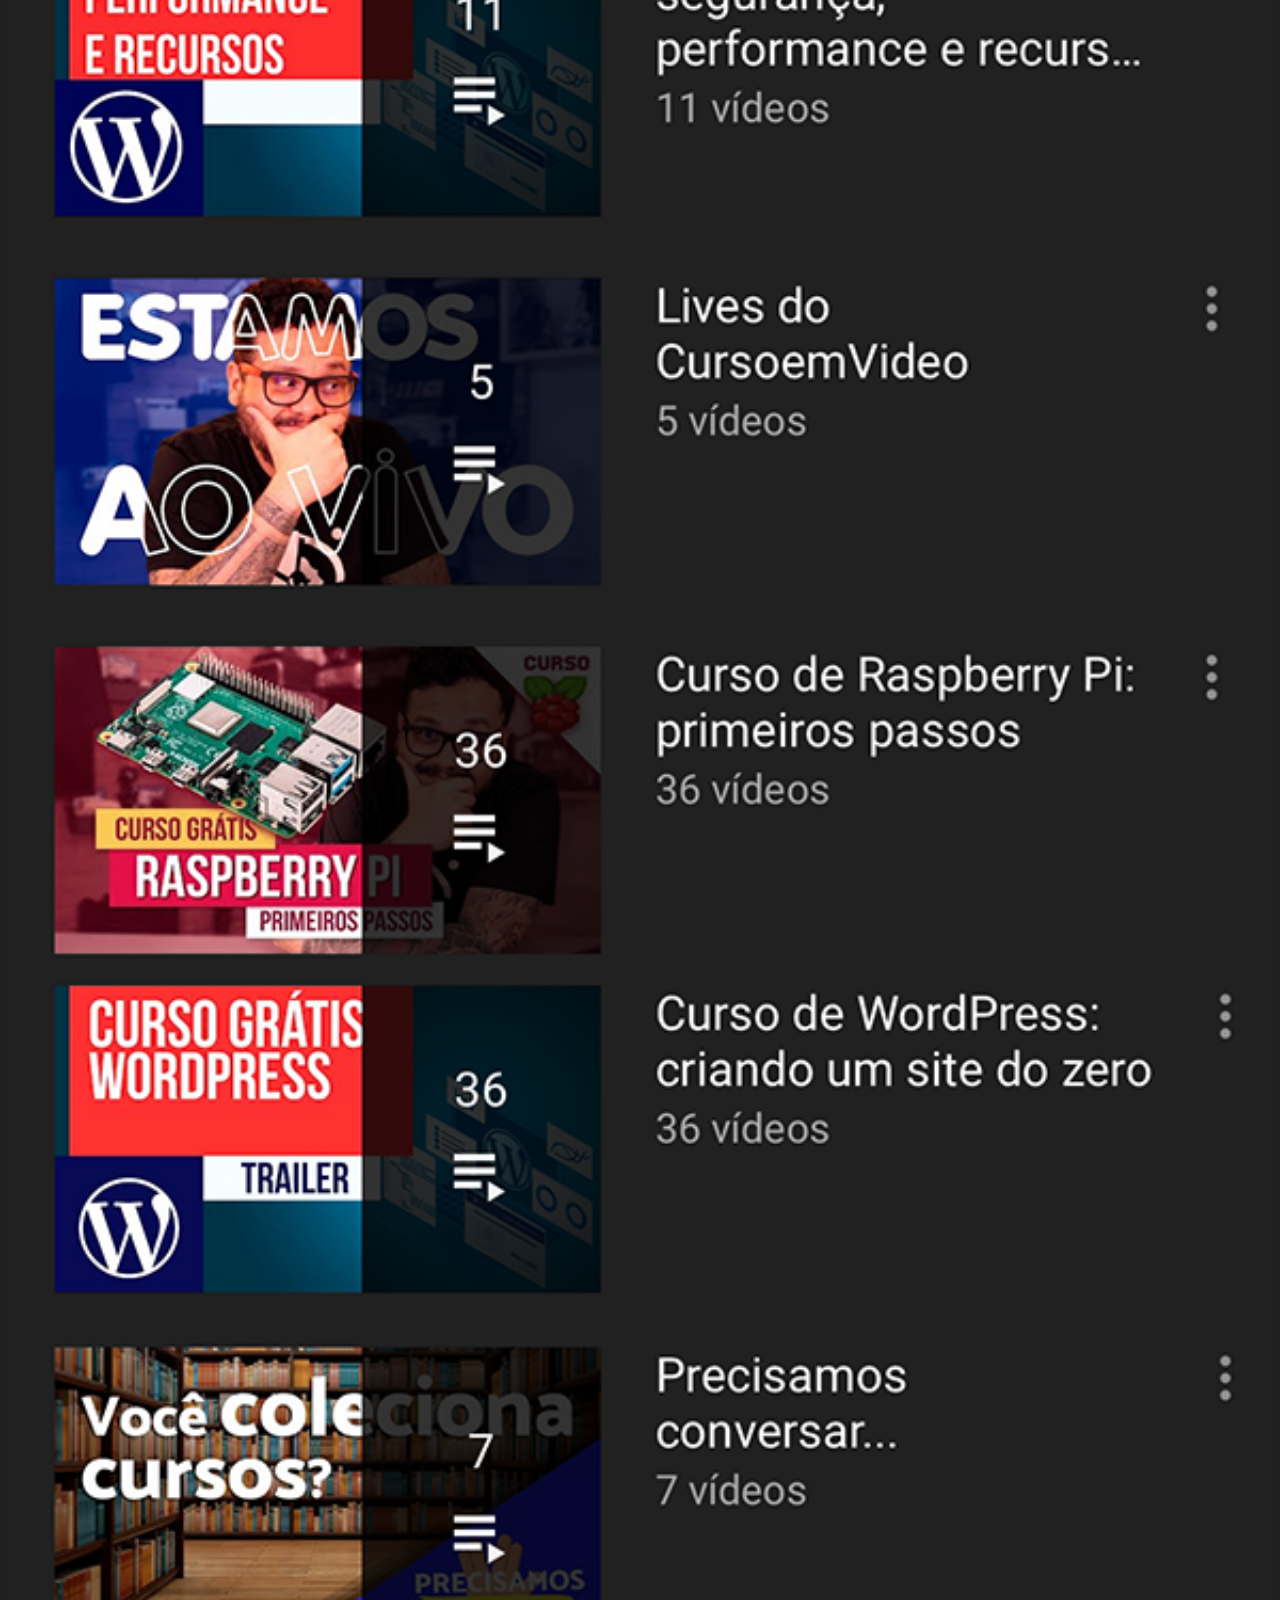
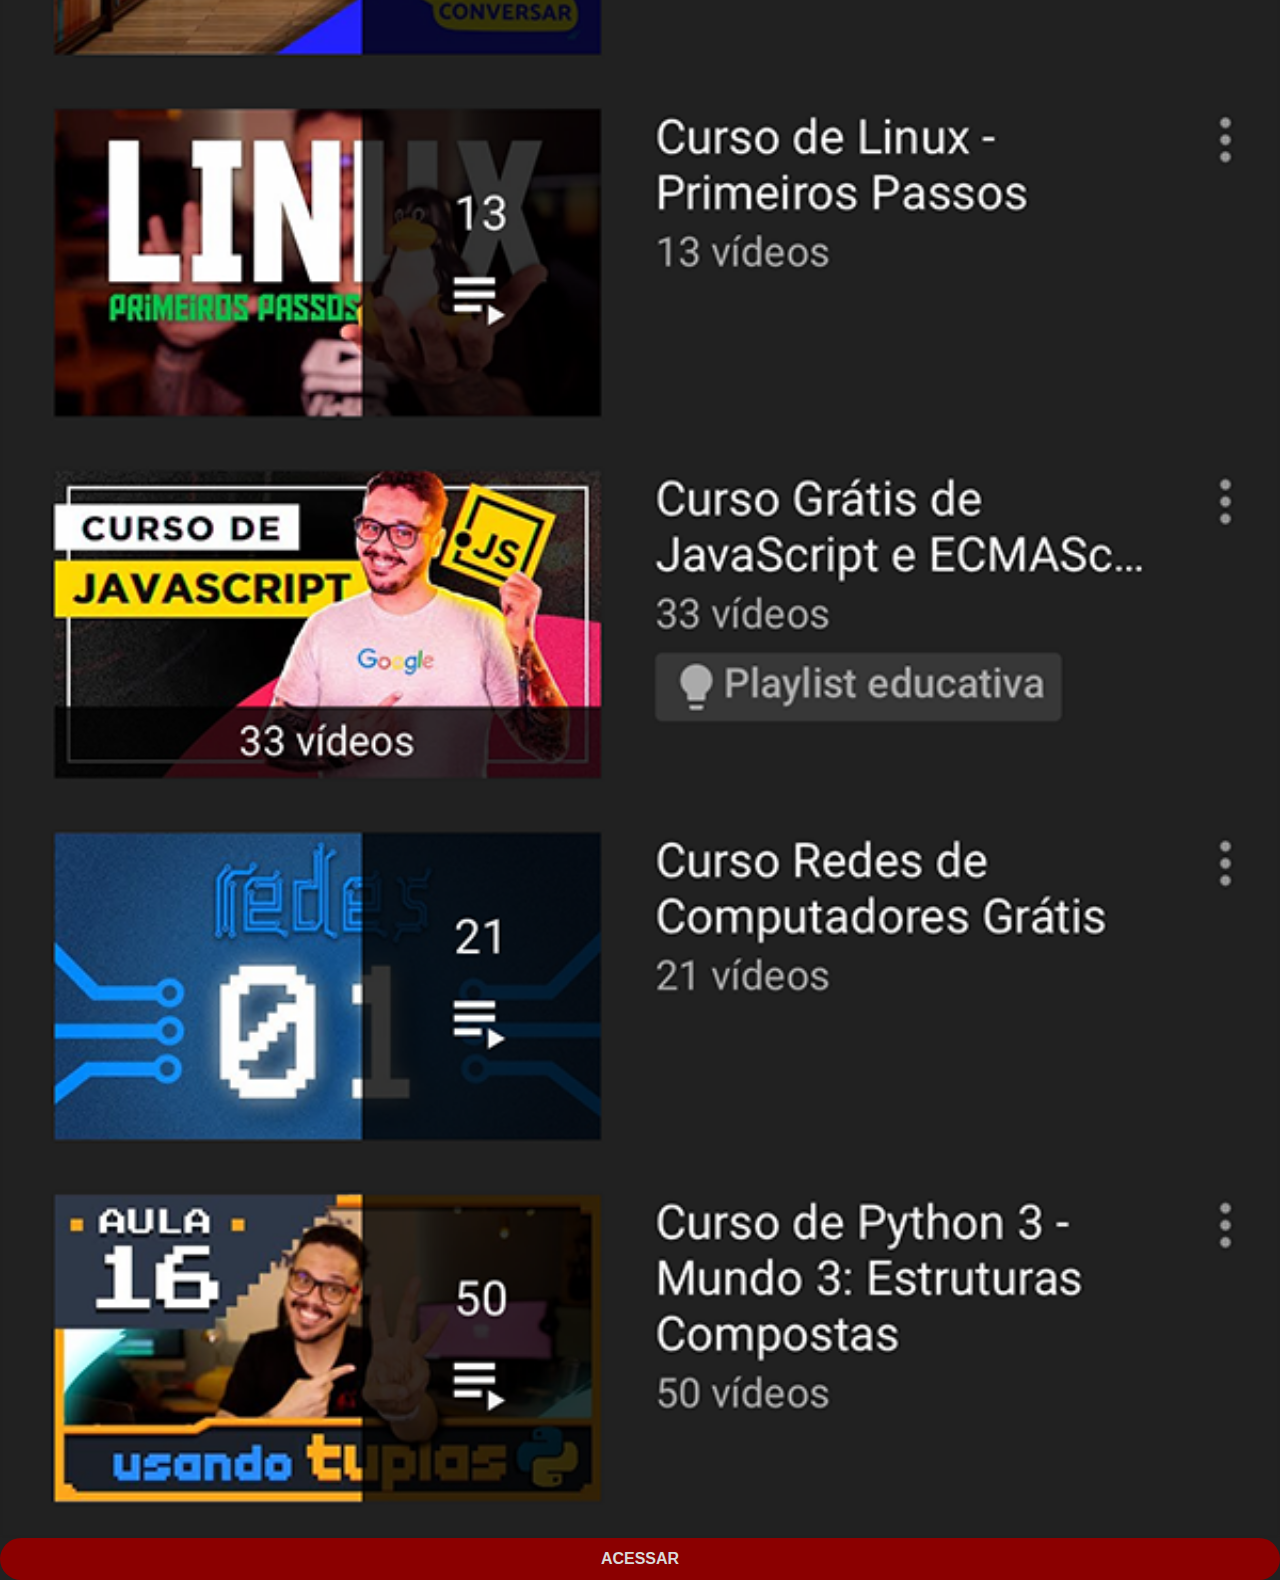
<file: pags/ytb.html>
<!DOCTYPE html>
<html lang="pt-br">
<head>
    <meta charset="UTF-8">
    <meta http-equiv="X-UA-Compatible" content="IE=edge">
    <meta name="viewport" content="width=device-width, initial-scale=1.0">
    <title>Youtube</title>
    <link rel="stylesheet" href="../estilos/social.css">
    <style>
        body {
            background-color: #212121;
        }
    </style>
</head>
<body>
    <img src="../imagens/tela-youtube.png" alt="Imagem - YouTube">
    <a href="https://youtube.com/cursoemvideo" target="_blank">ACESSAR</a>
</body>
</html>
</file>
<file: estilos/style.css>
@charset "UTF-8";

* {
    margin: 0px;
    padding: 0px;
    font-family: Arial, Helvetica, sans-serif;
}

body {
    height: 100vh;
    width: 100vw;
    background: pink url('../imagens/fundo-madeira.jpg') top center no-repeat fixed;
    background-size: cover;
}

main {
    height: 100vh;
    position: relative;
}

#section-phone {  
    position: absolute;
    left: 50%;
    top: 50%;
    transform: translate(-50%, -50%);

    width: 311px;
    height: 627px;
    background: url('../imagens/frame-iphone.png') center center no-repeat fixed;
}

iframe {
    width: 266px;
    height: 470px;
    margin-top: 80px;
    margin-left: 22px;
}


section#redes-sociais {
    text-align: right;       
    padding-top: 9px;
}

#redes-sociais img {
    width: 60px;     
    margin: 8px;
    border-radius: 100%;
    box-shadow: 4px 4px 10px 0px #00000088;
    box-sizing: border-box;
}

#redes-sociais img:hover {
    border: 2px solid #ffffff98;
    transform: translate(-3px /*Left*/, -3px /*Top*/); 
    box-shadow: 6px 6px 10px 0px rgba(0, 0, 0, 0.664);
    transition: transform 0.3s, border 0.2s;
   
    /*transition: 0.5s;
    transform: scale(0.9);*/
}
</file>
<file: estilos/social.css>
* {
    margin: 0px;
    padding: 0px;
    font-family: 'Gill Sans', 'Gill Sans MT', Calibri, 'Trebuchet MS', sans-serif;
}

::-webkit-scrollbar {
    width: 0px;
    height: 0px;
}


img {
    width: 100%;
    height: 100%;
}

a {
    display: block;
    background-color: darkred;
    padding: 12px;
    color: rgb(218, 218, 218);
    border-radius: 50px;
    text-decoration: none;
    font-weight: bolder;
    text-align: center;
    margin-top: -4px;
}
</file>
